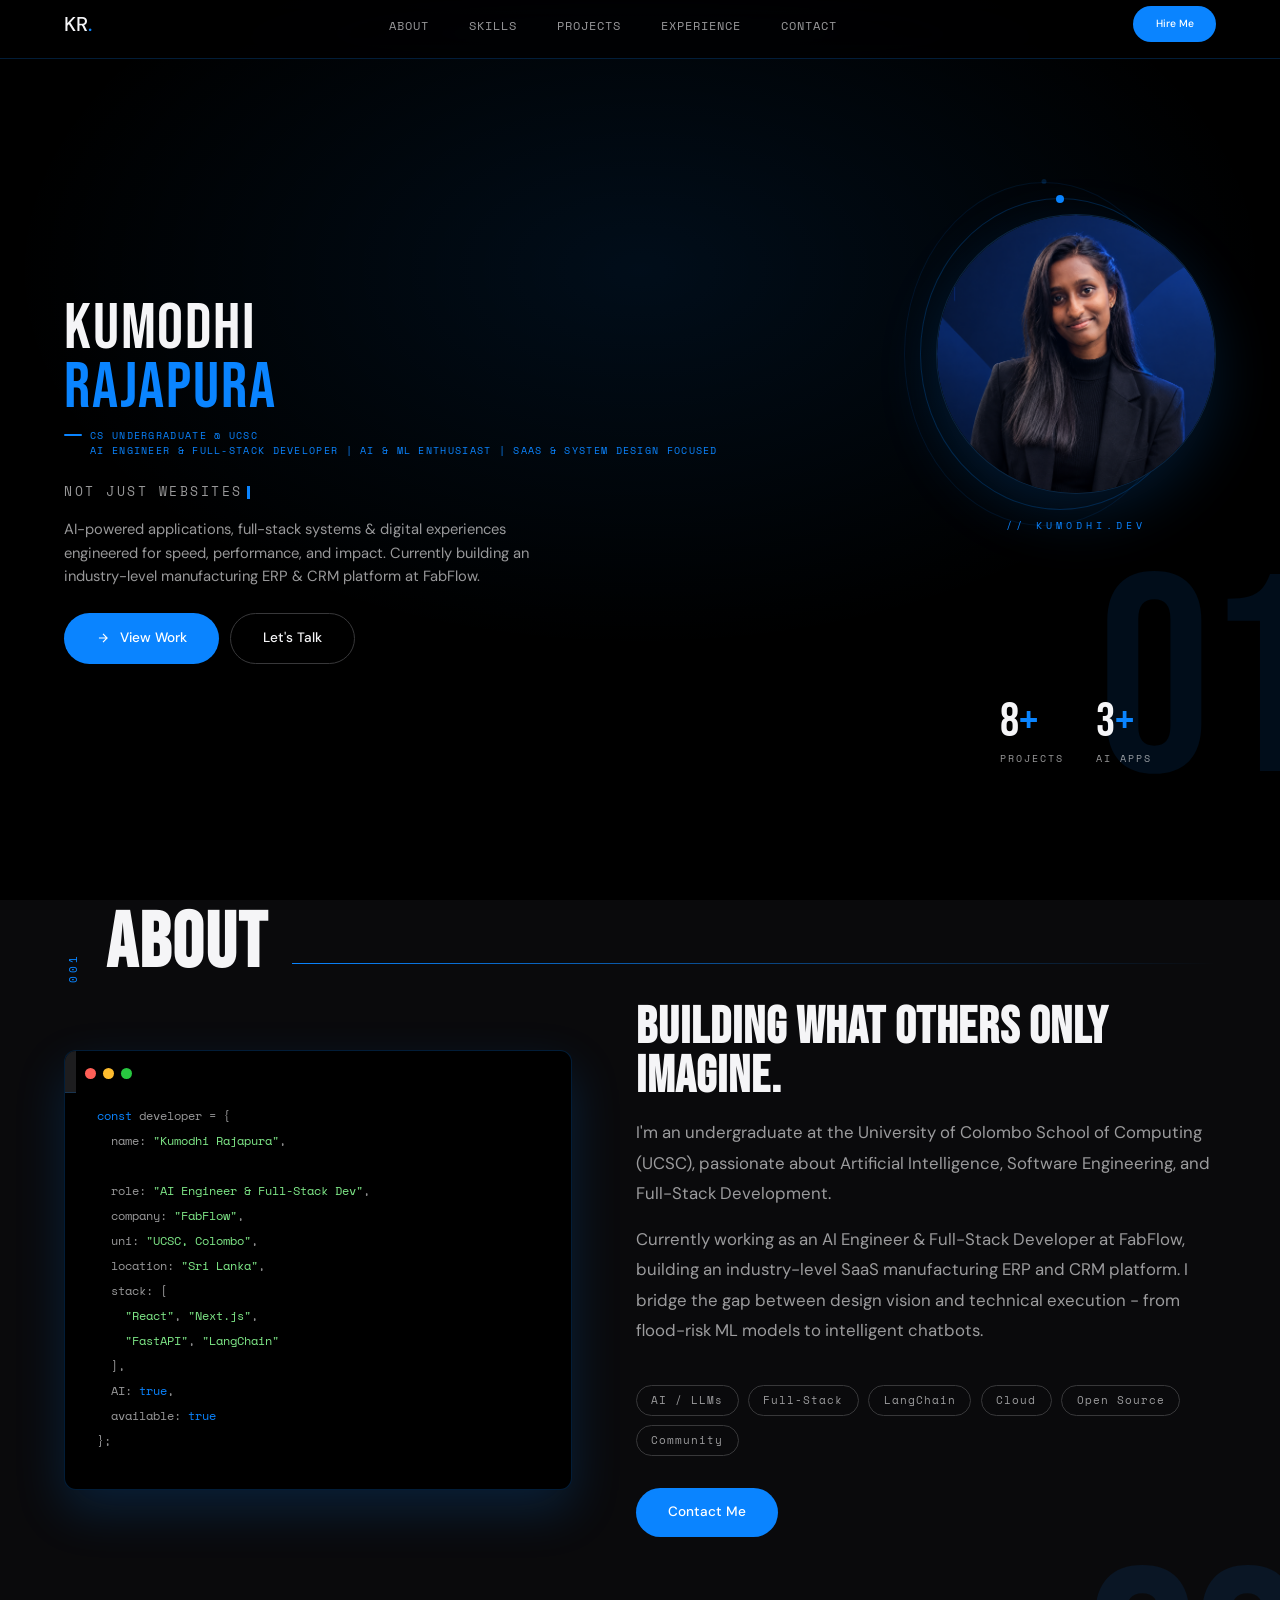
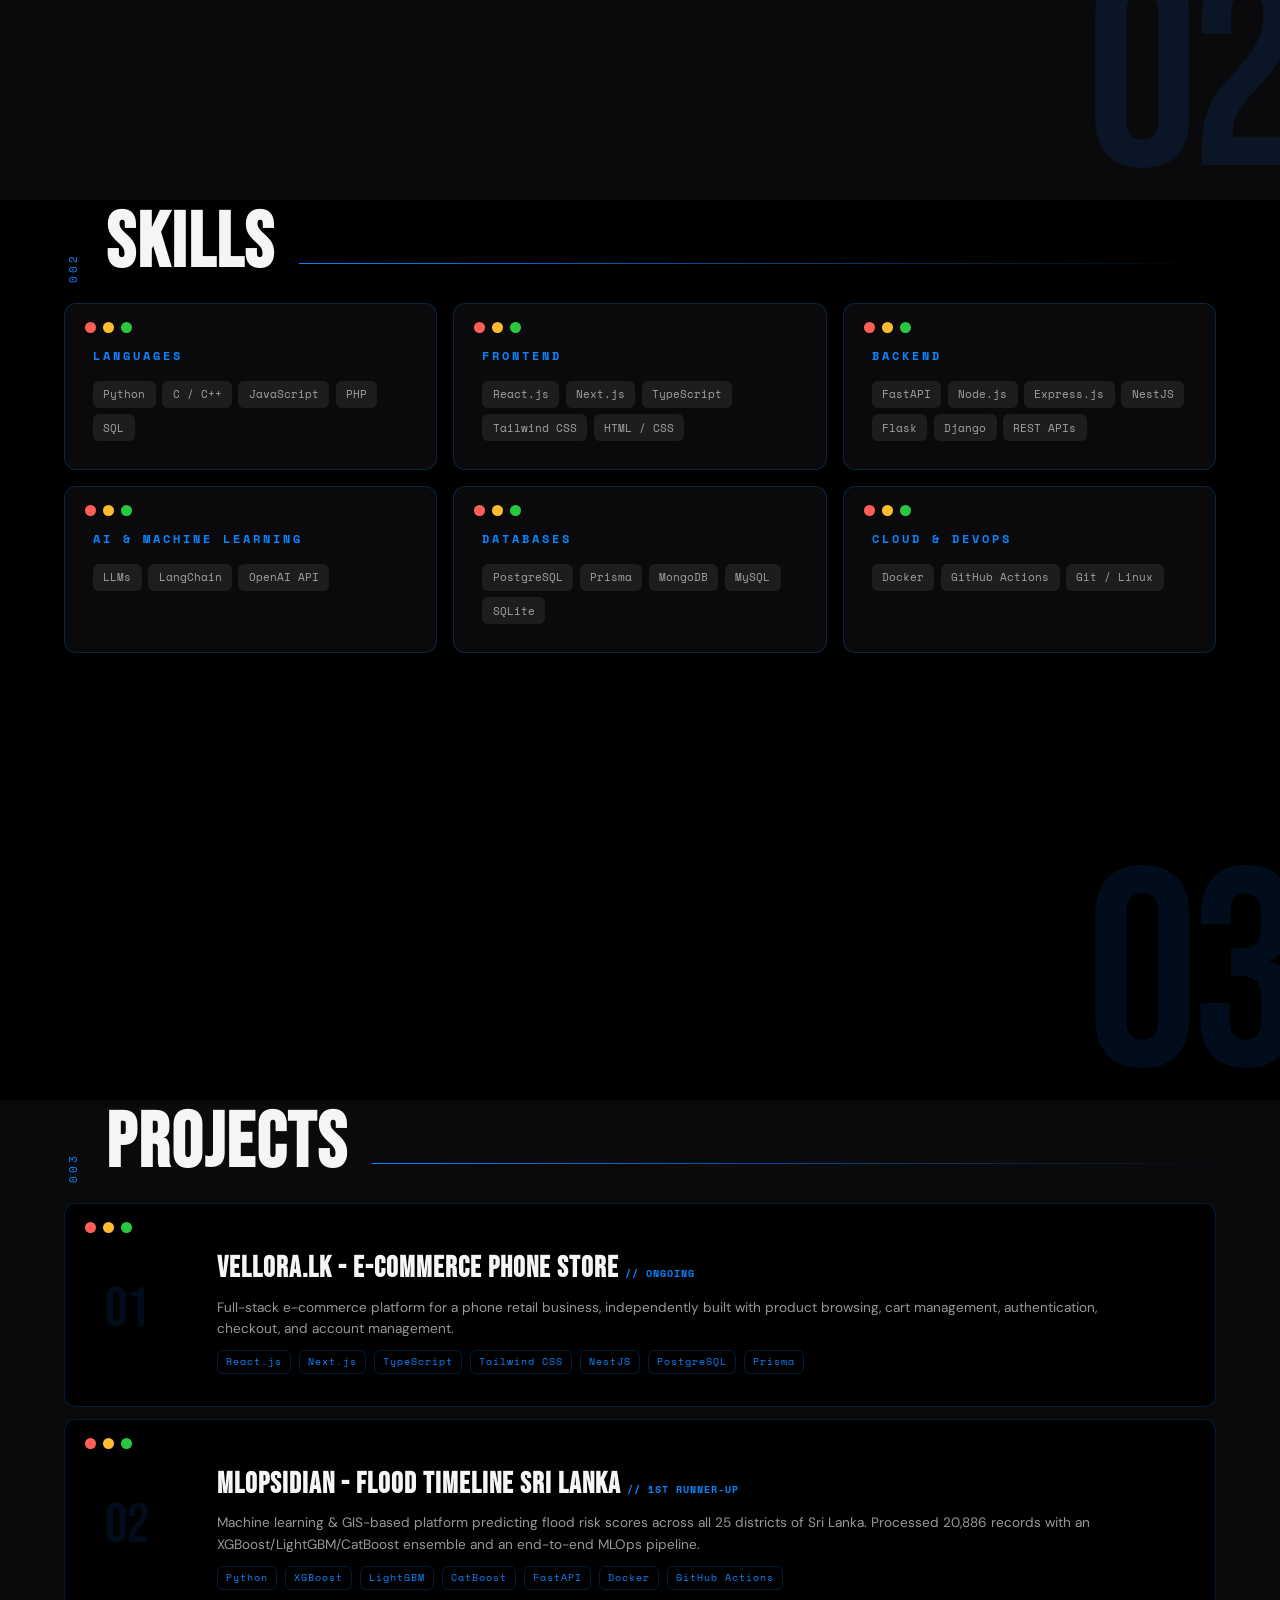
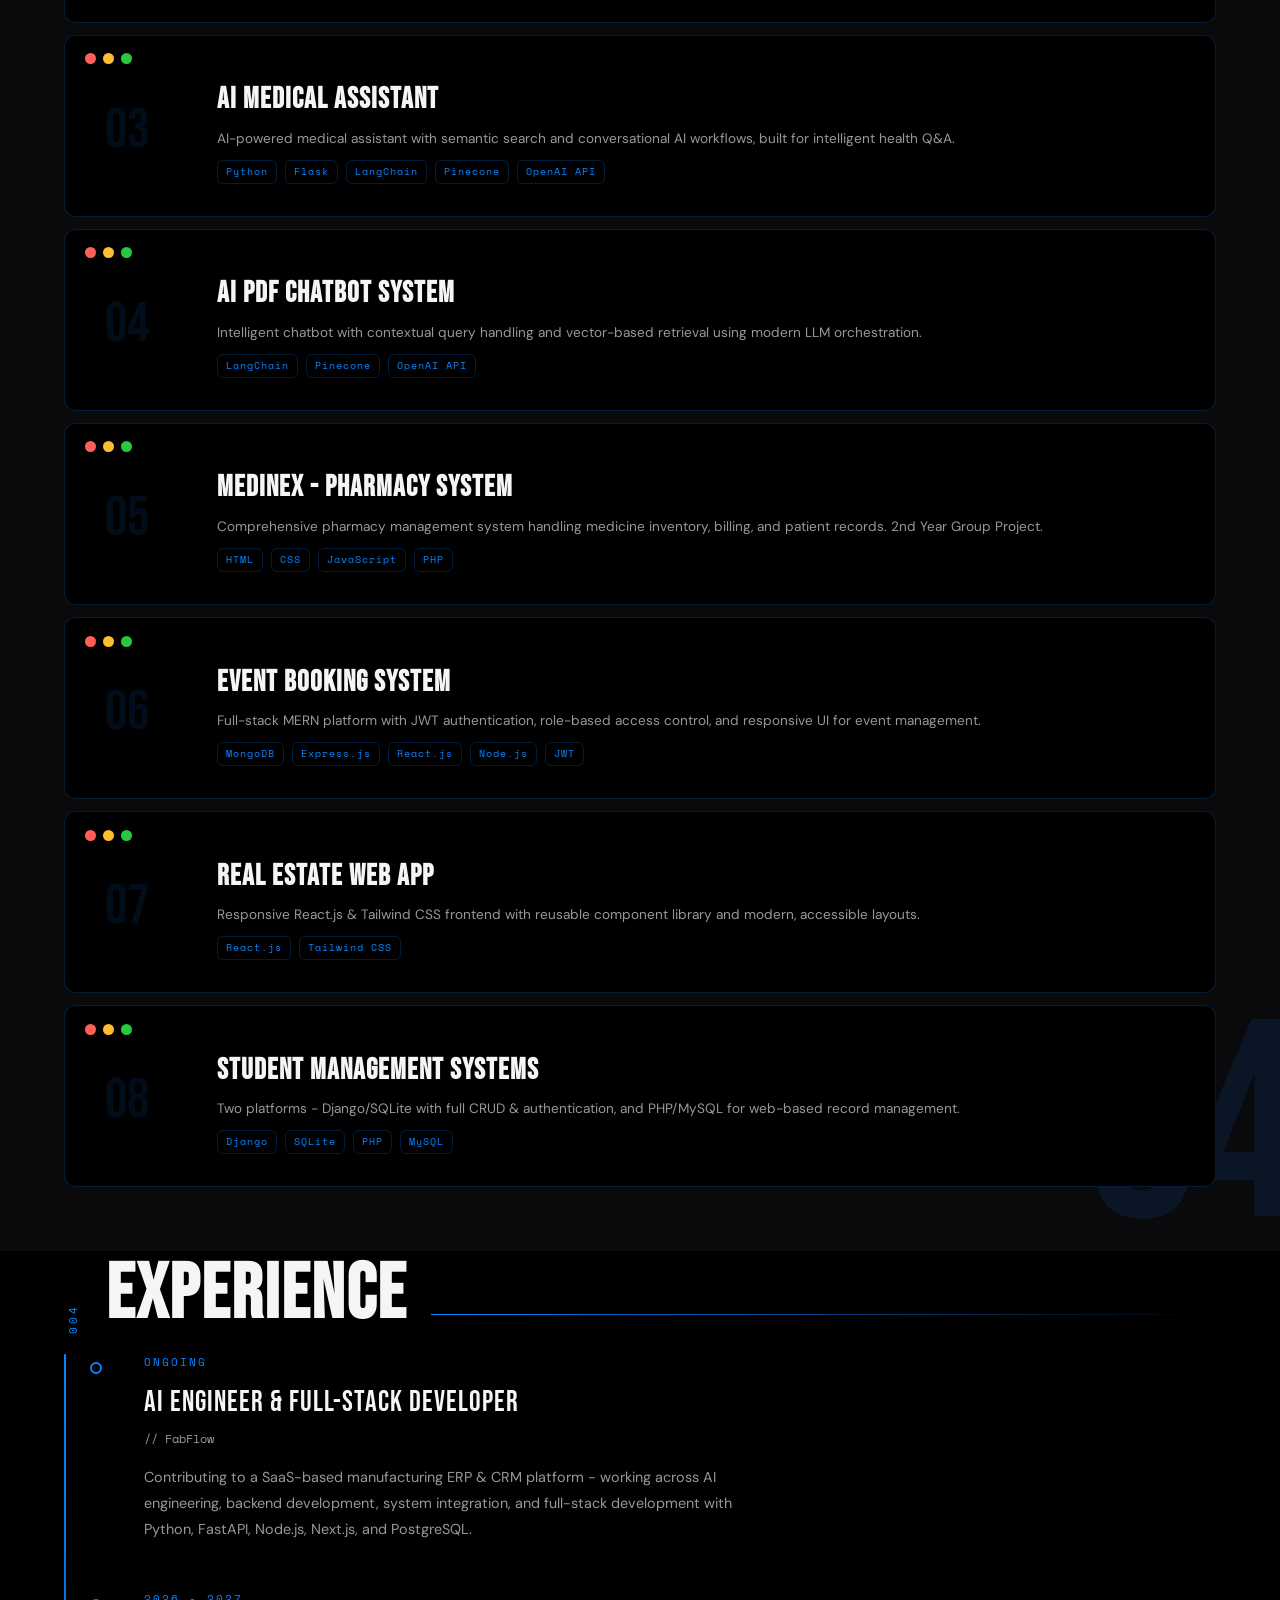
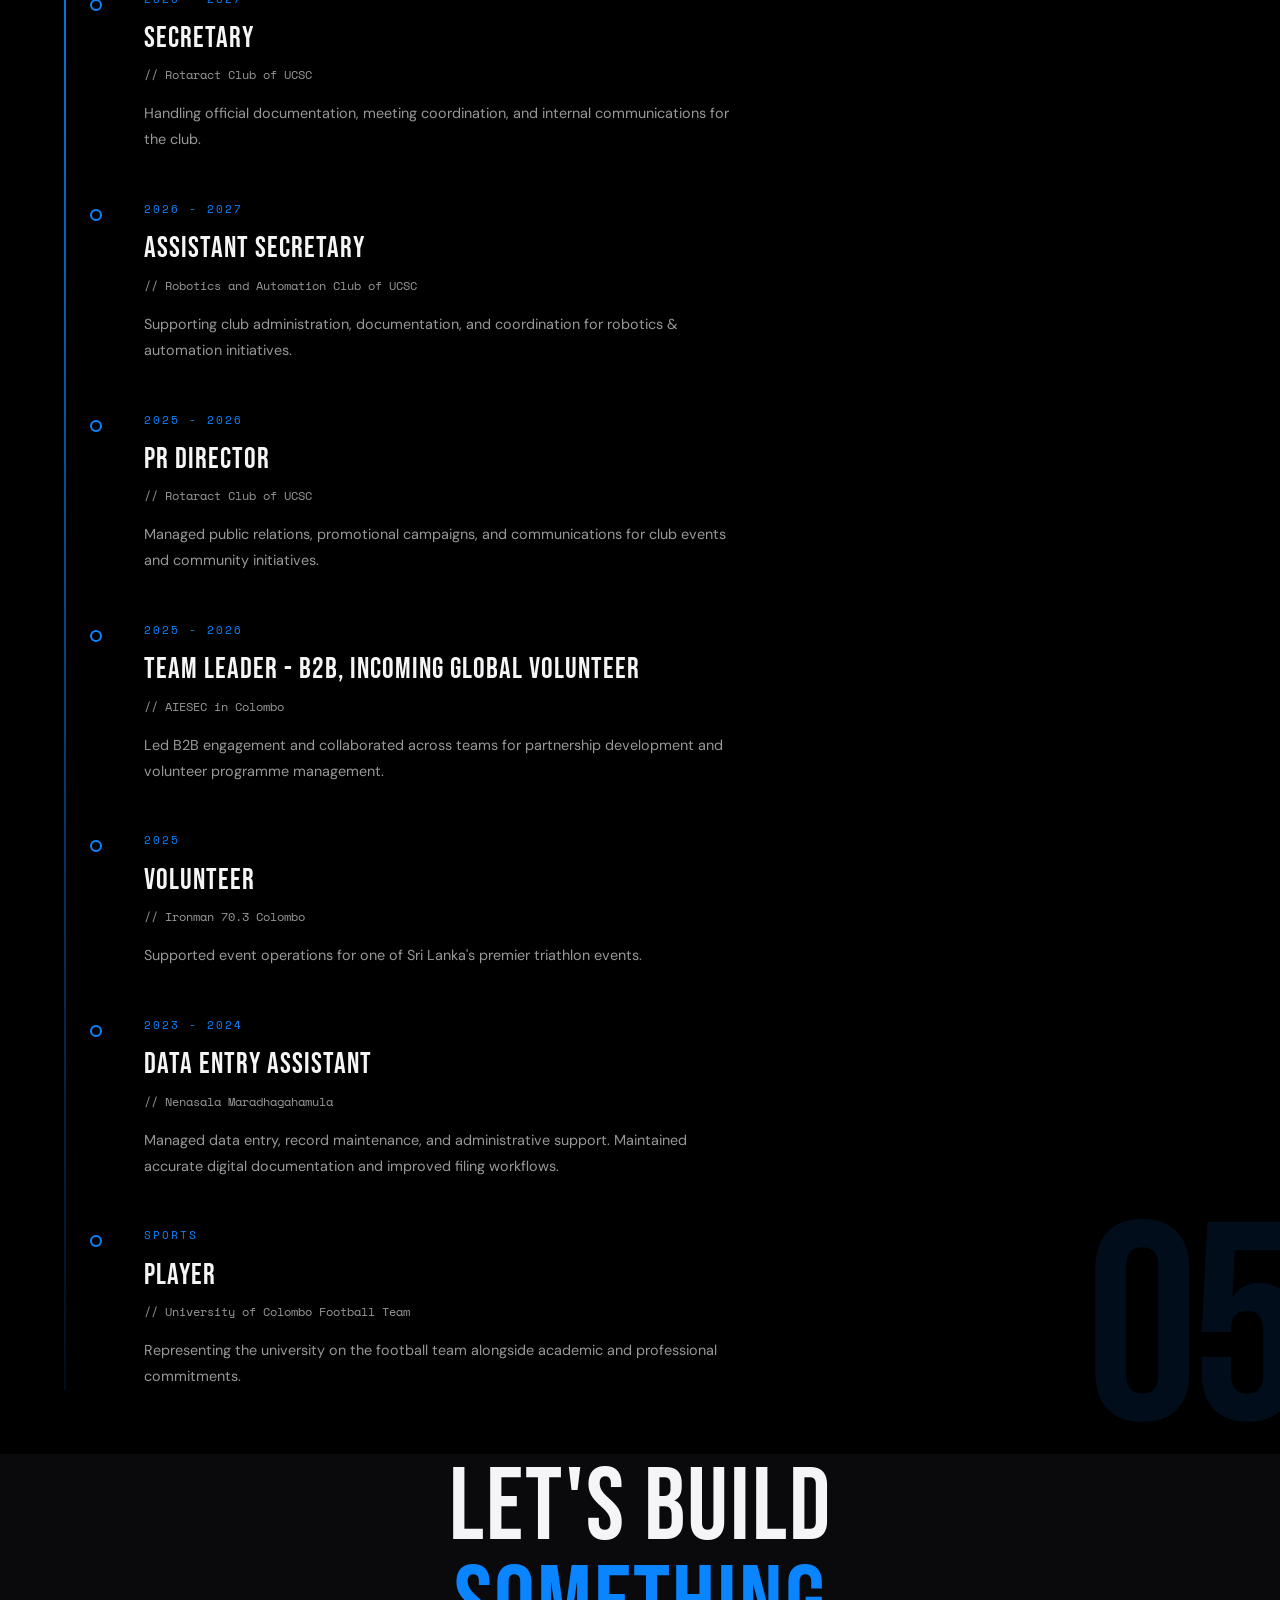
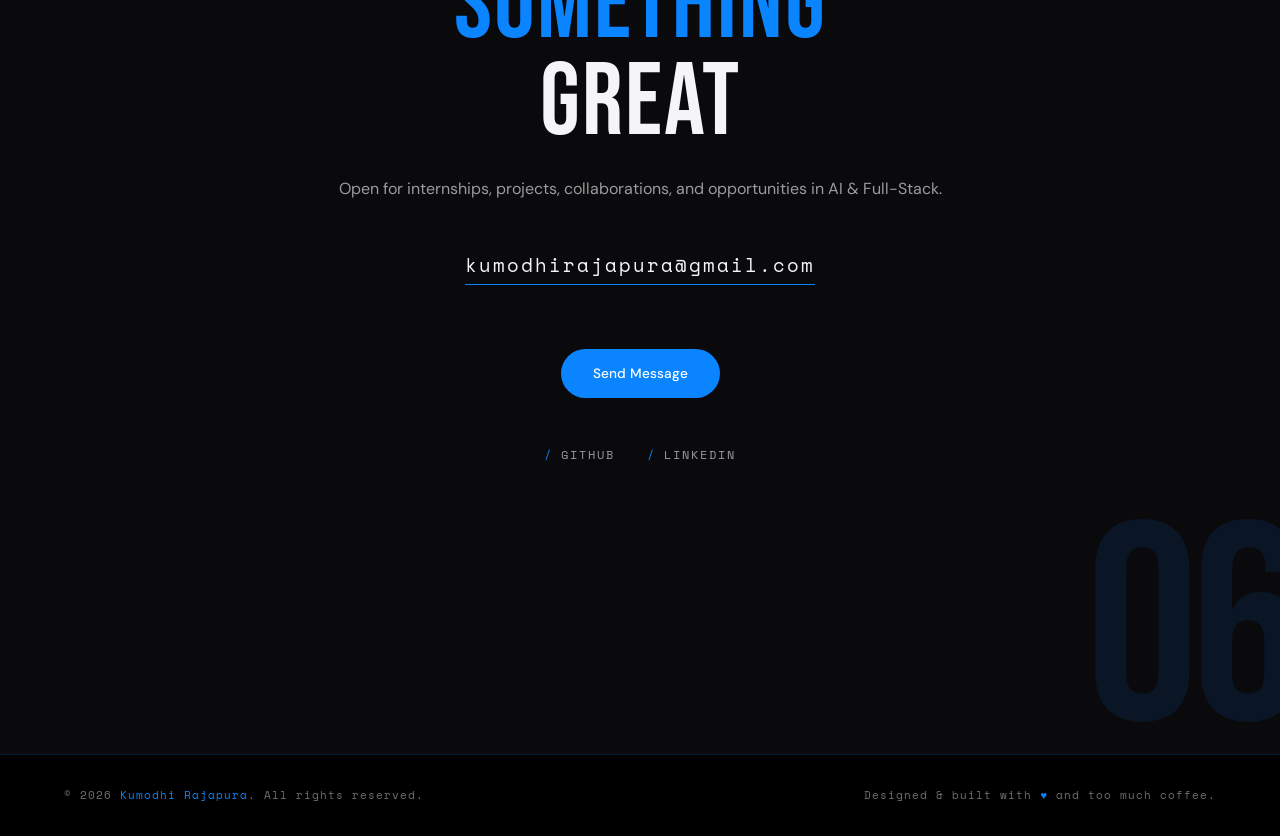
<file: index.html>
<!DOCTYPE html>
<html lang="en" data-theme="night">

<head>
  <meta charset="UTF-8">
  <meta name="viewport" content="width=device-width, initial-scale=1.0">
  <title>Kumodhi Rajapura</title>
  <link
    href="https://fonts.googleapis.com/css2?family=Space+Mono:ital,wght@0,400;0,700;1,400&family=Bebas+Neue&family=DM+Sans:wght@300;400;500&display=swap"
    rel="stylesheet">
  <link rel="stylesheet" href="styles.css">
</head>

<body>

  <div class="cursor" id="cursor"></div>
  <div class="cursor-ring" id="cursorRing"></div>

  <nav>
    <a href="#hero" class="nav-logo">KR<span>.</span></a>
    <ul class="nav-links">
      <li><a href="#about">About</a></li>
      <li><a href="#skills">Skills</a></li>
      <li><a href="#projects">Projects</a></li>
      <li><a href="#experience">Experience</a></li>
      <li><a href="#contact">Contact</a></li>
    </ul>
    <a href="#contact" class="btn-primary nav-hire" style="padding:0.6rem 1.4rem;font-size:0.65rem;">Hire Me</a>

    <button class="hamburger" id="hamburger" aria-label="Toggle menu">
      <span></span>
      <span></span>
      <span></span>
    </button>
  </nav>

  <div class="mobile-menu" id="mobileMenu">
    <div class="mobile-menu-items">
      <a href="#about" class="mobile-menu-item">
        <span>About</span><span class="mobile-menu-num">001</span>
      </a>
      <a href="#skills" class="mobile-menu-item">
        <span>Skills</span><span class="mobile-menu-num">002</span>
      </a>
      <a href="#projects" class="mobile-menu-item">
        <span>Projects</span><span class="mobile-menu-num">003</span>
      </a>
      <a href="#experience" class="mobile-menu-item">
        <span>Experience</span><span class="mobile-menu-num">004</span>
      </a>
      <a href="#contact" class="mobile-menu-item">
        <span>Contact</span><span class="mobile-menu-num">005</span>
      </a>
    </div>
    <div class="mobile-menu-divider"></div>
    <a href="#contact" class="mobile-menu-hire">Hire Me →</a>
  </div>

  <section id="hero">
    <div class="hero-bg-grid"></div>
    <div class="hero-number">01</div>

    <div class="hero-content">
      <div class="hero-name-wrap">
        <div class="hero-name-line">KUMODHI</div>
        <div class="hero-name-line accent">RAJAPURA</div>
      </div>

      <div class="hero-tag">CS Undergraduate @ UCSC <br> AI Engineer &amp; Full-Stack Developer | AI & ML
        Enthusiast | SaaS &amp; System Design Focused</div>

      <div class="hero-title">
        Not just websites<span class="cursor-blink"></span>
      </div>
      <p class="hero-desc">
        AI-powered applications, full-stack systems &amp; digital experiences
        engineered for speed, performance, and impact. Currently building an
        industry-level manufacturing ERP &amp; CRM platform at FabFlow.
      </p>
      <div class="hero-ctas">
        <a href="#projects" class="btn-primary">
          <svg width="14" height="14" viewBox="0 0 24 24" fill="none" stroke="currentColor" stroke-width="2">
            <path d="M5 12h14M12 5l7 7-7 7" />
          </svg>
          View Work
        </a>
        <a href="#contact" class="btn-outline">Let's Talk</a>
      </div>
    </div>

    <div class="hero-stats">
      <div class="stat">
        <div class="stat-num">8<span>+</span></div>
        <div class="stat-label">Projects</div>
      </div>
      <div class="stat">
        <div class="stat-num">3<span>+</span></div>
        <div class="stat-label">AI Apps</div>
      </div>
    </div>

    <div class="hero-photo-wrap" id="heroPhotoWrap">
      <div class="hero-photo-ring"></div>
      <div class="hero-photo-ring hero-photo-ring-2"></div>
      <div class="hero-photo-circle" id="photoCircle">
        <input type="file" id="photoUpload" accept="image/*" style="display:none;">
        <img id="photoImg" src="kumodhi.jpeg" alt="Kumodhi Rajapura"
          style="display:block;width:100%;height:100%;object-fit:cover;border-radius:50%;">
        <div class="hero-photo-placeholder" id="photoPlaceholder" style="display:none;">
          <svg width="40" height="40" viewBox="0 0 24 24" fill="none" stroke="currentColor" stroke-width="1.5"
            style="color:var(--accent);opacity:0.5;">
            <path d="M20 21v-2a4 4 0 0 0-4-4H8a4 4 0 0 0-4 4v2" />
            <circle cx="12" cy="7" r="4" />
          </svg>
          <span
            style="font-family:'Space Mono',monospace;font-size:0.6rem;letter-spacing:2px;color:var(--accent);opacity:0.5;text-transform:uppercase;margin-top:6px;">Click
            to Add Photo</span>
        </div>
      </div>
      <div class="hero-photo-label">// Kumodhi.dev</div>
    </div>
  </section>

  <section id="about">
    <div class="section-number">02</div>
    <div class="section-inner">
      <div class="section-header animate-in">
        <span class="section-tag">001</span>
        <h2 class="section-title">ABOUT</h2>
        <div class="section-line"></div>
      </div>
      <div class="about-grid">
        <div class="about-visual animate-in">
          <div class="about-frame">
            <div class="corner corner-tl"></div>
            <div class="corner corner-tr"></div>
            <div class="corner corner-bl"></div>
            <div class="corner corner-br"></div>
            <div class="about-inner">
              <div class="about-code">
                <div><span class="kw">const</span> developer = {</div>
                <div>&nbsp;&nbsp;name: <span class="str">"Kumodhi Rajapura"</span>,</div><br>
                <div>&nbsp;&nbsp;role: <span class="str">"AI Engineer & Full-Stack Dev"</span>,</div>
                <div>&nbsp;&nbsp;company: <span class="str">"FabFlow"</span>,</div>
                <div>&nbsp;&nbsp;uni: <span class="str">"UCSC, Colombo"</span>,</div>
                <div>&nbsp;&nbsp;location: <span class="str">"Sri Lanka"</span>,</div>
                <div>&nbsp;&nbsp;stack: [</div>
                <div>&nbsp;&nbsp;&nbsp;&nbsp;<span class="str">"React"</span>, <span class="str">"Next.js"</span>,</div>
                <div>&nbsp;&nbsp;&nbsp;&nbsp;<span class="str">"FastAPI"</span>, <span class="str">"LangChain"</span></div>
                <div>&nbsp;&nbsp;],</div>
                <div>&nbsp;&nbsp;AI: <span class="kw">true</span>,</div>
                <div>&nbsp;&nbsp;available: <span class="kw">true</span></div>
                <div>};</div>
              </div>
            </div>
          </div>
        </div>
        <div class="about-text animate-in">
          <h3>Building what others only imagine.</h3>
          <p>I'm an undergraduate at the University of Colombo School of Computing (UCSC), passionate about Artificial
            Intelligence, Software Engineering, and Full-Stack Development.</p>
          <p>Currently working as an AI Engineer &amp; Full-Stack Developer at FabFlow, building an industry-level SaaS
            manufacturing ERP and CRM platform. I bridge the gap between design vision and technical execution -
            from flood-risk ML models to intelligent chatbots.</p>
          <div class="about-pills">
            <span class="pill">AI / LLMs</span>
            <span class="pill">Full-Stack</span>
            <span class="pill">LangChain</span>
            <span class="pill">Cloud</span>
            <span class="pill">Open Source</span>
            <span class="pill">Community</span>
          </div>
          <div style="margin-top:2rem;">
            <a href="mailto:kumodhirajapura@gmail.com" class="btn-primary" style="display:inline-flex;">Contact Me</a>
          </div>
        </div>
      </div>
    </div>
  </section>

  <section id="skills">
    <div class="section-number">03</div>
    <div class="section-inner">
      <div class="section-header animate-in">
        <span class="section-tag">002</span>
        <h2 class="section-title">SKILLS</h2>
        <div class="section-line"></div>
      </div>
      <div class="skills-grid">
        <div class="skill-card animate-in">
          <div class="skill-card-num"></div>
          <h3>Languages</h3>
          <div class="skill-tags">
            <span class="skill-tag">Python</span>
            <span class="skill-tag">C / C++</span>
            <span class="skill-tag">JavaScript</span>
            <span class="skill-tag">PHP</span>
            <span class="skill-tag">SQL</span>
          </div>
        </div>
        <div class="skill-card animate-in">
          <div class="skill-card-num"></div>
          <h3>Frontend</h3>
          <div class="skill-tags">
            <span class="skill-tag">React.js</span>
            <span class="skill-tag">Next.js</span>
            <span class="skill-tag">TypeScript</span>
            <span class="skill-tag">Tailwind CSS</span>
            <span class="skill-tag">HTML / CSS</span>
          </div>
        </div>
        <div class="skill-card animate-in">
          <div class="skill-card-num"></div>
          <h3>Backend</h3>
          <div class="skill-tags">
            <span class="skill-tag">FastAPI</span>
            <span class="skill-tag">Node.js</span>
            <span class="skill-tag">Express.js</span>
            <span class="skill-tag">NestJS</span>
            <span class="skill-tag">Flask</span>
            <span class="skill-tag">Django</span>
            <span class="skill-tag">REST APIs</span>
          </div>
        </div>
        <div class="skill-card animate-in">
          <div class="skill-card-num"></div>
          <h3>AI &amp; Machine Learning</h3>
          <div class="skill-tags">
            <span class="skill-tag">LLMs</span>
            <span class="skill-tag">LangChain</span>
            <span class="skill-tag">OpenAI API</span>
          </div>
        </div>
        <div class="skill-card animate-in">
          <div class="skill-card-num"></div>
          <h3>Databases</h3>
          <div class="skill-tags">
            <span class="skill-tag">PostgreSQL</span>
            <span class="skill-tag">Prisma</span>
            <span class="skill-tag">MongoDB</span>
            <span class="skill-tag">MySQL</span>
            <span class="skill-tag">SQLite</span>
          </div>
        </div>
        <div class="skill-card animate-in">
          <div class="skill-card-num"></div>
          <h3>Cloud &amp; DevOps</h3>
          <div class="skill-tags">
            <span class="skill-tag">Docker</span>
            <span class="skill-tag">GitHub Actions</span>
            <span class="skill-tag">Git / Linux</span>
          </div>
        </div>
      </div>
    </div>
  </section>

  <section id="projects">
    <div class="section-number">04</div>
    <div class="section-inner">
      <div class="section-header animate-in">
        <span class="section-tag">003</span>
        <h2 class="section-title">PROJECTS</h2>
        <div class="section-line"></div>
      </div>
      <div class="projects-list">
        <div class="project-item animate-in">
          <div class="project-num">01</div>
          <div class="project-info">
            <h3>Vellora.lk - E-Commerce Phone Store <span style="color:var(--accent);font-family:'Space Mono',monospace;font-size:0.65rem;letter-spacing:1px;">// ONGOING</span></h3>
            <p>Full-stack e-commerce platform for a phone retail business, independently built with product browsing,
              cart management, authentication, checkout, and account management.</p>
            <div class="project-techs">
              <span class="project-tech">React.js</span>
              <span class="project-tech">Next.js</span>
              <span class="project-tech">TypeScript</span>
              <span class="project-tech">Tailwind CSS</span>
              <span class="project-tech">NestJS</span>
              <span class="project-tech">PostgreSQL</span>
              <span class="project-tech">Prisma</span>
            </div>
          </div>
          <div class="project-arrow">→</div>
        </div>
        <div class="project-item animate-in">
          <div class="project-num">02</div>
          <div class="project-info">
            <h3>MLOpsidian - Flood Timeline Sri Lanka <span style="color:var(--accent);font-family:'Space Mono',monospace;font-size:0.65rem;letter-spacing:1px;">// 1ST RUNNER-UP</span></h3>
            <p>Machine learning &amp; GIS-based platform predicting flood risk scores across all 25 districts of Sri
              Lanka. Processed 20,886 records with an XGBoost/LightGBM/CatBoost ensemble and an end-to-end MLOps
              pipeline.</p>
            <div class="project-techs">
              <span class="project-tech">Python</span>
              <span class="project-tech">XGBoost</span>
              <span class="project-tech">LightGBM</span>
              <span class="project-tech">CatBoost</span>
              <span class="project-tech">FastAPI</span>
              <span class="project-tech">Docker</span>
              <span class="project-tech">GitHub Actions</span>
            </div>
          </div>
          <div class="project-arrow">→</div>
        </div>
        <div class="project-item animate-in">
          <div class="project-num">03</div>
          <div class="project-info">
            <h3>AI Medical Assistant</h3>
            <p>AI-powered medical assistant with semantic search and conversational AI workflows, built for intelligent
              health Q&amp;A.</p>
            <div class="project-techs">
              <span class="project-tech">Python</span>
              <span class="project-tech">Flask</span>
              <span class="project-tech">LangChain</span>
              <span class="project-tech">Pinecone</span>
              <span class="project-tech">OpenAI API</span>
            </div>
          </div>
          <div class="project-arrow">→</div>
        </div>
        <div class="project-item animate-in">
          <div class="project-num">04</div>
          <div class="project-info">
            <h3>AI PDF Chatbot System</h3>
            <p>Intelligent chatbot with contextual query handling and vector-based retrieval using modern LLM
              orchestration.</p>
            <div class="project-techs">
              <span class="project-tech">LangChain</span>
              <span class="project-tech">Pinecone</span>
              <span class="project-tech">OpenAI API</span>
            </div>
          </div>
          <div class="project-arrow">→</div>
        </div>
        <div class="project-item animate-in">
          <div class="project-num">05</div>
          <div class="project-info">
            <h3>Medinex - Pharmacy System</h3>
            <p>Comprehensive pharmacy management system handling medicine inventory, billing, and patient records. 2nd
              Year Group Project.</p>
            <div class="project-techs">
              <span class="project-tech">HTML</span>
              <span class="project-tech">CSS</span>
              <span class="project-tech">JavaScript</span>
              <span class="project-tech">PHP</span>
            </div>
          </div>
          <div class="project-arrow">→</div>
        </div>
        <div class="project-item animate-in">
          <div class="project-num">06</div>
          <div class="project-info">
            <h3>Event Booking System</h3>
            <p>Full-stack MERN platform with JWT authentication, role-based access control, and responsive UI for event
              management.</p>
            <div class="project-techs">
              <span class="project-tech">MongoDB</span>
              <span class="project-tech">Express.js</span>
              <span class="project-tech">React.js</span>
              <span class="project-tech">Node.js</span>
              <span class="project-tech">JWT</span>
            </div>
          </div>
          <div class="project-arrow">→</div>
        </div>
        <div class="project-item animate-in">
          <div class="project-num">07</div>
          <div class="project-info">
            <h3>Real Estate Web App</h3>
            <p>Responsive React.js &amp; Tailwind CSS frontend with reusable component library and modern, accessible
              layouts.</p>
            <div class="project-techs">
              <span class="project-tech">React.js</span>
              <span class="project-tech">Tailwind CSS</span>
            </div>
          </div>
          <div class="project-arrow">→</div>
        </div>
        <div class="project-item animate-in">
          <div class="project-num">08</div>
          <div class="project-info">
            <h3>Student Management Systems</h3>
            <p>Two platforms - Django/SQLite with full CRUD &amp; authentication, and PHP/MySQL for web-based record
              management.</p>
            <div class="project-techs">
              <span class="project-tech">Django</span>
              <span class="project-tech">SQLite</span>
              <span class="project-tech">PHP</span>
              <span class="project-tech">MySQL</span>
            </div>
          </div>
          <div class="project-arrow">→</div>
        </div>
      </div>
    </div>
  </section>

  <section id="experience">
    <div class="section-number">05</div>
    <div class="section-inner">
      <div class="section-header animate-in">
        <span class="section-tag">004</span>
        <h2 class="section-title">EXPERIENCE</h2>
        <div class="section-line"></div>
      </div>
      <div class="exp-timeline">
        <div class="exp-item animate-in">
          <div class="exp-year">Ongoing</div>
          <div class="exp-role">AI Engineer &amp; Full-Stack Developer</div>
          <div class="exp-company">// FabFlow</div>
          <p class="exp-desc">Contributing to a SaaS-based manufacturing ERP &amp; CRM platform - working across AI
            engineering, backend development, system integration, and full-stack development with Python, FastAPI,
            Node.js, Next.js, and PostgreSQL.</p>
        </div>
        <div class="exp-item animate-in">
          <div class="exp-year">2026 - 2027</div>
          <div class="exp-role">Secretary</div>
          <div class="exp-company">// Rotaract Club of UCSC</div>
          <p class="exp-desc">Handling official documentation, meeting coordination, and internal communications for the
            club.</p>
        </div>
        <div class="exp-item animate-in">
          <div class="exp-year">2026 - 2027</div>
          <div class="exp-role">Assistant Secretary</div>
          <div class="exp-company">// Robotics and Automation Club of UCSC</div>
          <p class="exp-desc">Supporting club administration, documentation, and coordination for robotics &amp;
            automation initiatives.</p>
        </div>
        <div class="exp-item animate-in">
          <div class="exp-year">2025 - 2026</div>
          <div class="exp-role">PR Director</div>
          <div class="exp-company">// Rotaract Club of UCSC</div>
          <p class="exp-desc">Managed public relations, promotional campaigns, and communications for club events and
            community initiatives.</p>
        </div>
        <div class="exp-item animate-in">
          <div class="exp-year">2025 - 2026</div>
          <div class="exp-role">Team Leader - B2B, Incoming Global Volunteer</div>
          <div class="exp-company">// AIESEC in Colombo</div>
          <p class="exp-desc">Led B2B engagement and collaborated across teams for partnership development and volunteer
            programme management.</p>
        </div>
        <div class="exp-item animate-in">
          <div class="exp-year">2025</div>
          <div class="exp-role">Volunteer</div>
          <div class="exp-company">// Ironman 70.3 Colombo</div>
          <p class="exp-desc">Supported event operations for one of Sri Lanka's premier triathlon events.</p>
        </div>
        <div class="exp-item animate-in">
          <div class="exp-year">2023 - 2024</div>
          <div class="exp-role">Data Entry Assistant</div>
          <div class="exp-company">// Nenasala Maradhagahamula</div>
          <p class="exp-desc">Managed data entry, record maintenance, and administrative support. Maintained accurate
            digital documentation and improved filing workflows.</p>
        </div>
        <div class="exp-item animate-in">
          <div class="exp-year">Sports</div>
          <div class="exp-role">Player</div>
          <div class="exp-company">// University of Colombo Football Team</div>
          <p class="exp-desc">Representing the university on the football team alongside academic and professional
            commitments.</p>
        </div>
      </div>
    </div>
  </section>

  <section id="contact">
    <div class="section-number">06</div>
    <div class="section-inner" style="display:flex;flex-direction:column;align-items:center;">
      <div class="contact-inner animate-in">
        <div class="contact-headline">
          LET'S BUILD<br><span>SOMETHING</span><br>GREAT
        </div>
        <p class="contact-sub">Open for internships, projects, collaborations, and opportunities in AI &amp; Full-Stack.
        </p>
        <a href="mailto:kumodhirajapura@gmail.com" class="contact-email">kumodhirajapura@gmail.com</a>
        <div style="margin-top:1rem;">
          <a href="mailto:kumodhirajapura@gmail.com" class="btn-primary" style="margin:0 auto;">Send Message</a>
        </div>
        <div class="social-links">
          <a href="https://github.com/KumodhiRajapura" target="_blank" class="social-link">GitHub</a>
          <a href="https://www.linkedin.com/in/kumodhi-rajapura-668131338" target="_blank" class="social-link">LinkedIn</a>
        </div>
      </div>
    </div>
  </section>

  <footer>
    <p>© 2026 <span>Kumodhi Rajapura</span>. All rights reserved.</p>
    <p>Designed &amp; built with <span>♥</span> and too much coffee.</p>
  </footer>

  <script>
    const cursor = document.getElementById('cursor');
    const ring = document.getElementById('cursorRing');
    let mx = 0, my = 0, rx = 0, ry = 0;

    document.addEventListener('mousemove', e => {
      mx = e.clientX; my = e.clientY;
      cursor.style.transform = `translate(${mx - 6}px, ${my - 6}px)`;
    });

    function animateRing() {
      rx += (mx - rx - 18) * 0.12;
      ry += (my - ry - 18) * 0.12;
      ring.style.transform = `translate(${rx}px, ${ry}px)`;
      requestAnimationFrame(animateRing);
    }
    animateRing();

    document.querySelectorAll('a, button, .project-item, .skill-card').forEach(el => {
      el.addEventListener('mouseenter', () => {
        ring.style.width = '60px';
        ring.style.height = '60px';
        ring.style.opacity = '0.8';
      });
      el.addEventListener('mouseleave', () => {
        ring.style.width = '36px';
        ring.style.height = '36px';
        ring.style.opacity = '0.5';
      });
    });

    const observer = new IntersectionObserver(entries => {
      entries.forEach((entry, i) => {
        if (entry.isIntersecting) {
          setTimeout(() => entry.target.classList.add('visible'), i * 80);
        }
      });
    }, { threshold: 0.1 });

    document.querySelectorAll('.animate-in').forEach(el => observer.observe(el));

    const sections = document.querySelectorAll('section[id]');
    const navLinks = document.querySelectorAll('.nav-links a');

    function scrollToSection(targetId) {
      const target = document.querySelector(targetId);
      if (!target) return;
      const nav = document.querySelector('nav');
      const navHeight = nav ? nav.offsetHeight : 80;
      const header = target.querySelector('.section-header') || target;
      const top = header.getBoundingClientRect().top + window.scrollY - navHeight - 12;
      window.scrollTo({ top, behavior: 'smooth', block: 'start' });
    }

    navLinks.forEach(link => {
      link.addEventListener('click', (event) => {
        const href = link.getAttribute('href');
        if (!href || !href.startsWith('#')) return;
        const targetId = href;
        event.preventDefault();
        scrollToSection(targetId);
      });
    });

    window.addEventListener('scroll', () => {
      let current = '';
      sections.forEach(s => {
        if (window.scrollY >= s.offsetTop - 200) current = s.id;
      });
      navLinks.forEach(a => {
        a.style.color = a.getAttribute('href') === '#' + current ? 'var(--accent)' : '';
      });
    });

    const hamburger = document.getElementById('hamburger');
    const mobileMenu = document.getElementById('mobileMenu');

    hamburger.addEventListener('click', () => {
      hamburger.classList.toggle('open');
      mobileMenu.classList.toggle('open');
      document.body.style.overflow = mobileMenu.classList.contains('open') ? 'hidden' : '';
    });

    document.querySelectorAll('.mobile-menu-item, .mobile-menu-hire').forEach(link => {
      link.addEventListener('click', (e) => {
        const href = link.getAttribute('href');
        if (href && href.startsWith('#')) {
          e.preventDefault();
          hamburger.classList.remove('open');
          mobileMenu.classList.remove('open');
          document.body.style.overflow = '';
          setTimeout(() => {
            scrollToSection(href);
          }, 380);
        } else {
          hamburger.classList.remove('open');
          mobileMenu.classList.remove('open');
          document.body.style.overflow = '';
        }
      });
    });
  </script>
</body>

</html>
</file>
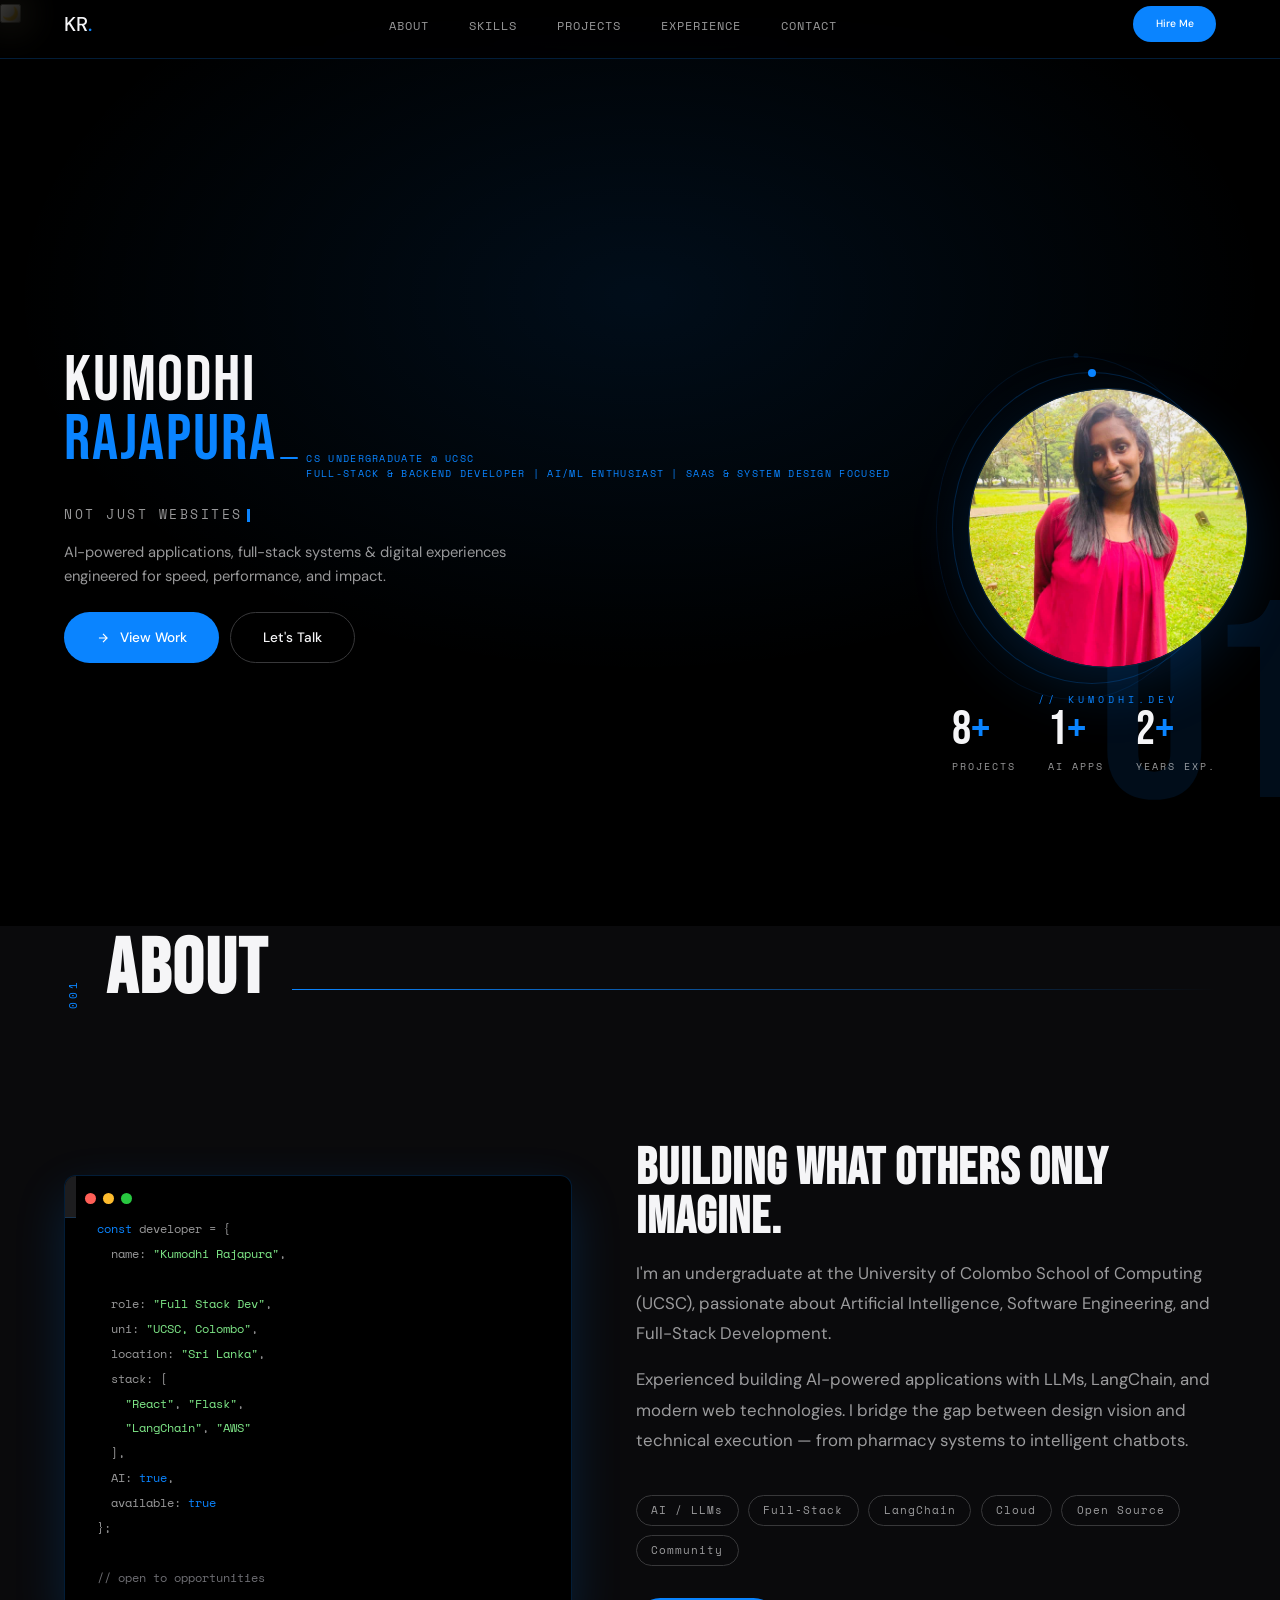
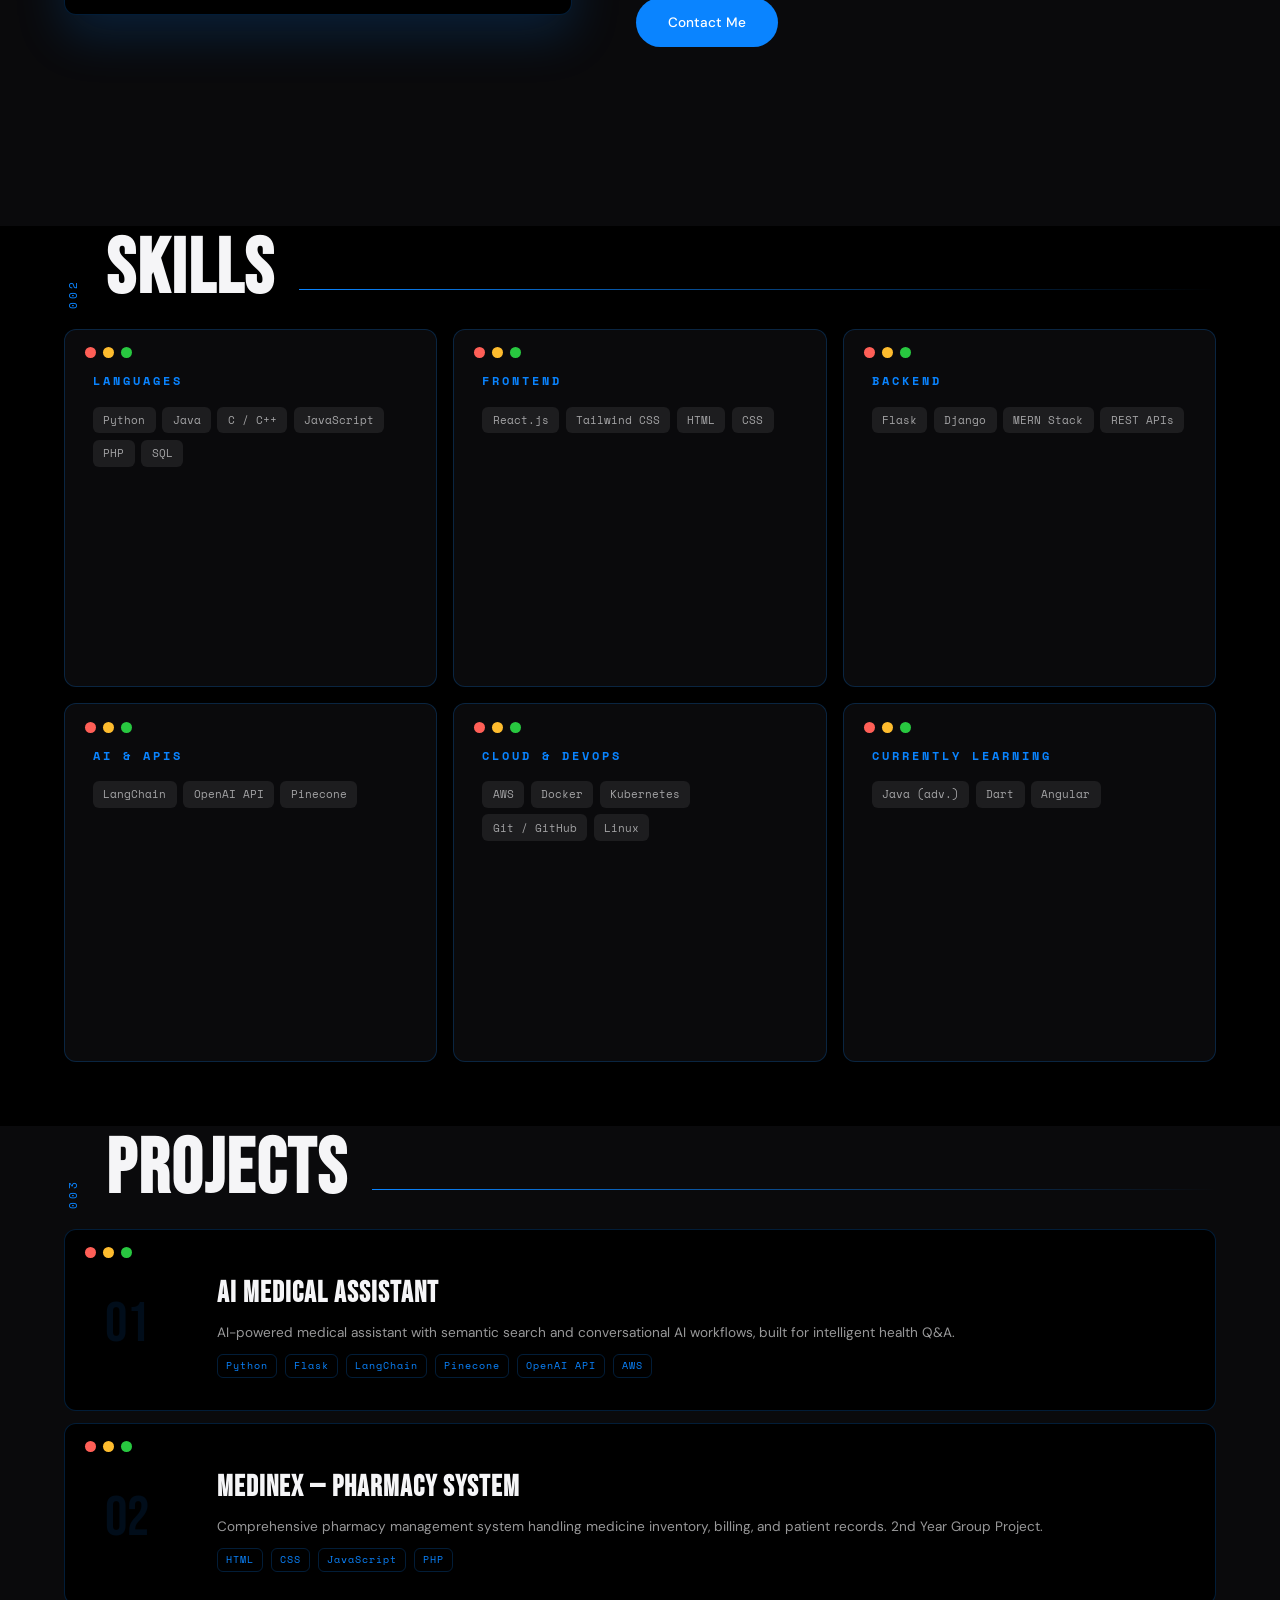
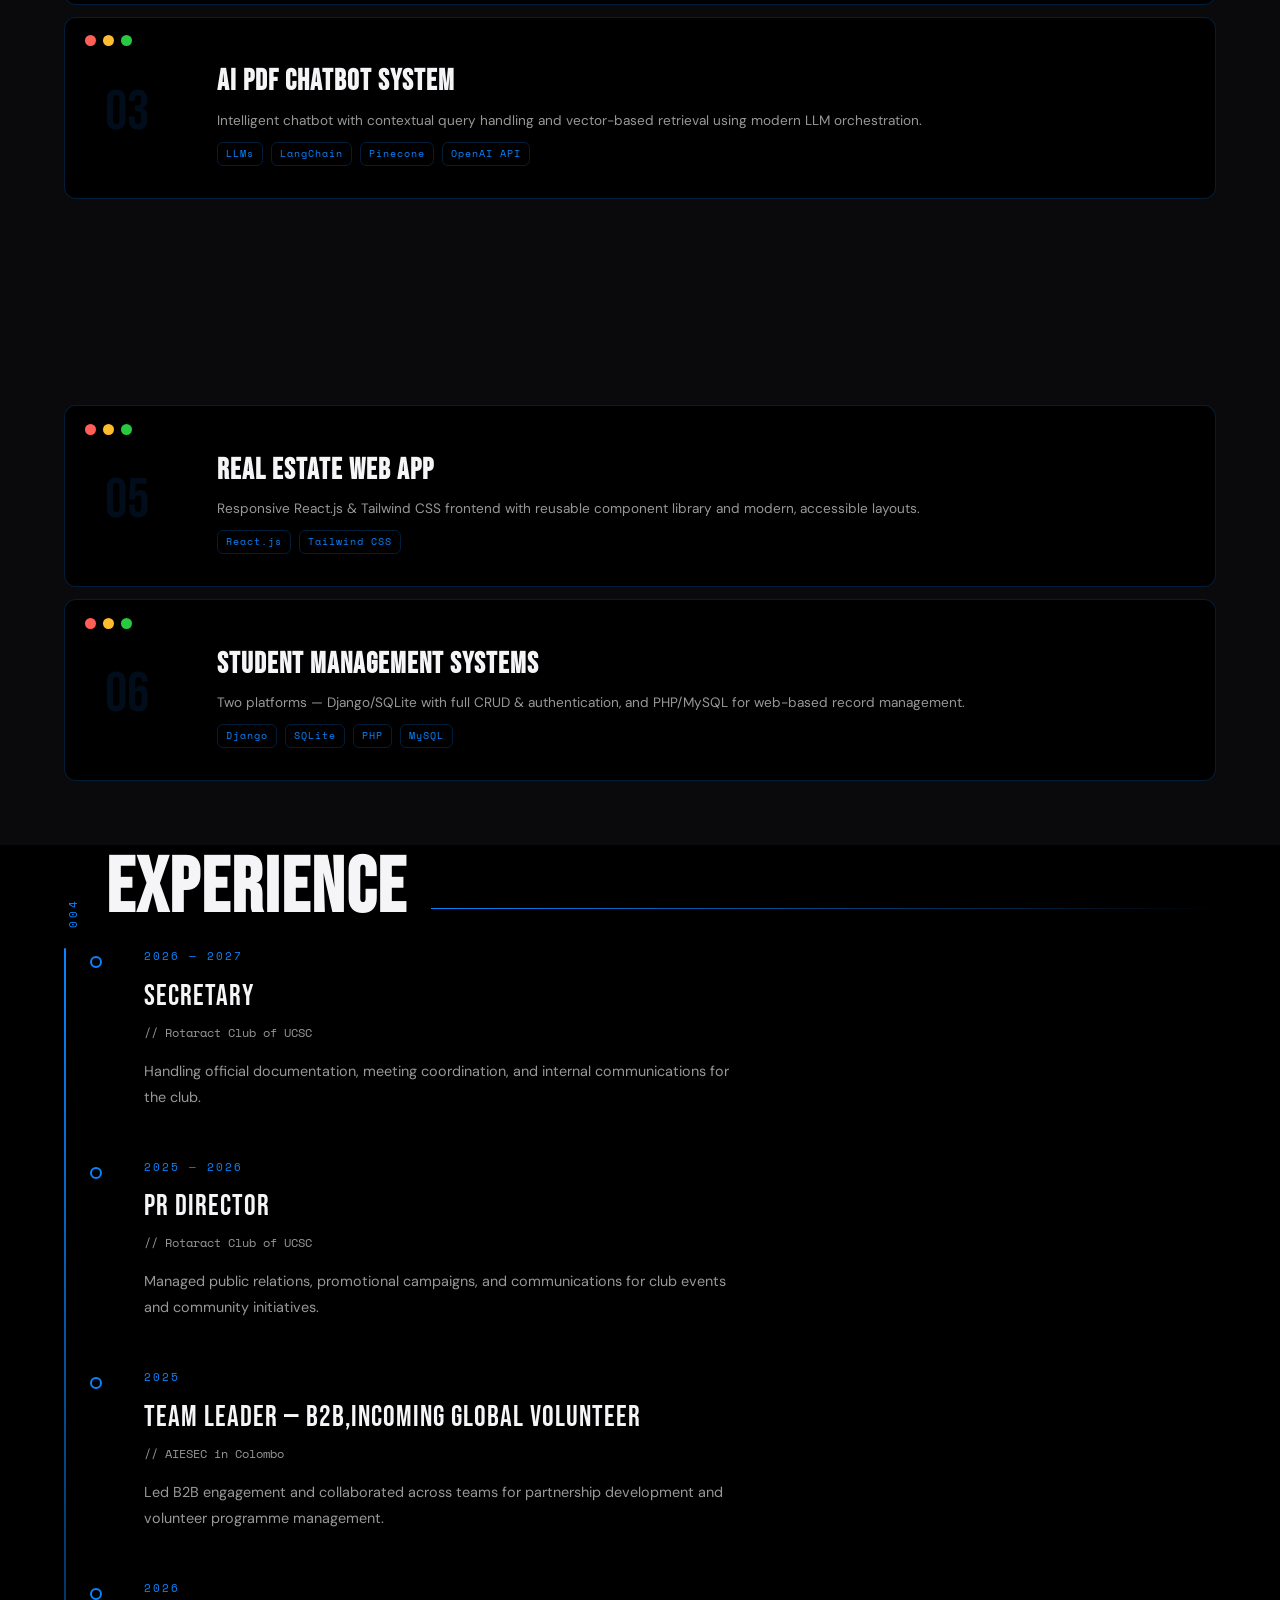
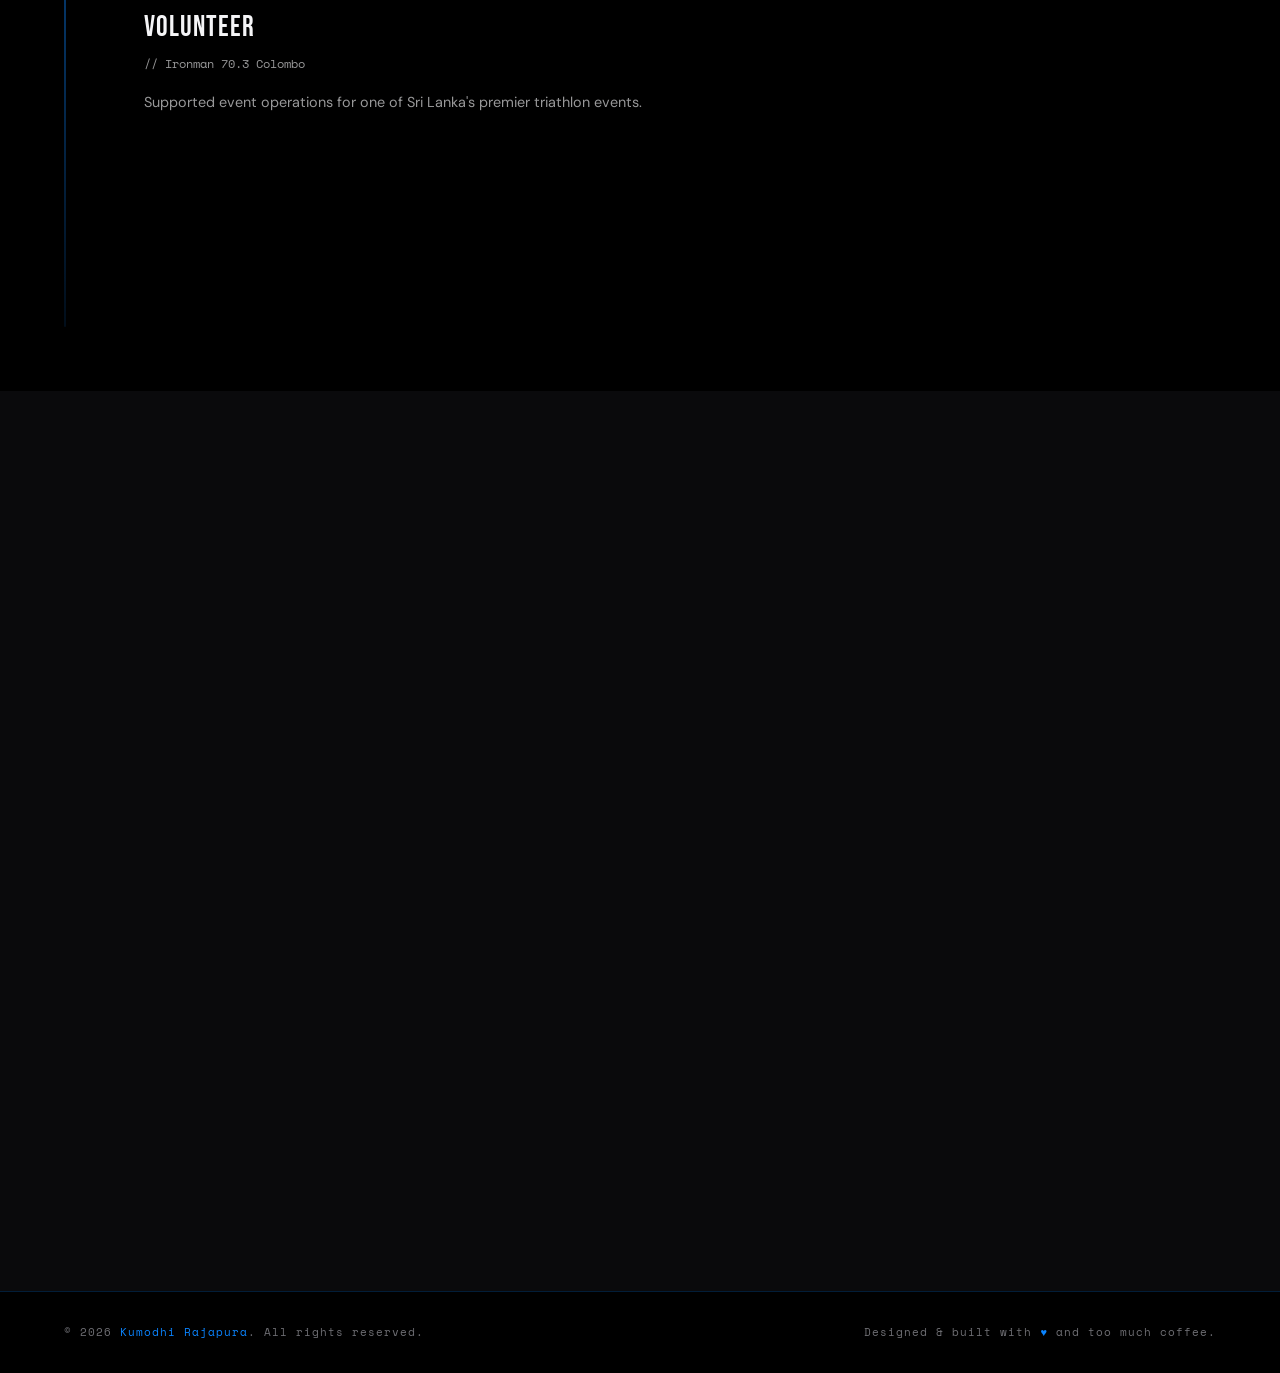
<file: portfolio.html>
<!DOCTYPE html>
<html lang="en" data-theme="night">
<head>
<meta charset="UTF-8">
<meta name="viewport" content="width=device-width, initial-scale=1.0">
<title>Kumodhi Rajapura — Full Stack Developer</title>
<link href="https://fonts.googleapis.com/css2?family=Space+Mono:ital,wght@0,400;0,700;1,400&family=Bebas+Neue&family=DM+Sans:wght@300;400;500&display=swap" rel="stylesheet">
<link rel="stylesheet" href="styles.css">
</head>
<body>

<div class="cursor" id="cursor"></div>
<div class="cursor-ring" id="cursorRing"></div>

<!-- THEME TOGGLE -->
<button class="theme-toggle" id="themeToggle" title="Toggle day/night">🌙</button>

<!-- NAV -->
<nav>
  <div class="nav-logo">KR<span>.</span></div>
  <ul class="nav-links">
    <li><a href="#about">About</a></li>
    <li><a href="#skills">Skills</a></li>
    <li><a href="#projects">Projects</a></li>
    <li><a href="#experience">Experience</a></li>
    <li><a href="#contact">Contact</a></li>
  </ul>
  <a href="#contact" class="btn-primary" style="padding:0.6rem 1.4rem;font-size:0.65rem;">Hire Me</a>
</nav>

<!-- HERO -->
<section id="hero">
  <div class="hero-bg-grid"></div>
  <div class="hero-number">01</div>

  <div class="hero-content">
    <div class="hero-name-wrap">
      <div class="hero-name-line">KUMODHI</div>
      <div class="hero-name-line accent">RAJAPURA</div>
    </div>

    <div class="hero-tag">CS Undergraduate @ UCSC <br> Full-Stack &amp; Backend Developer | AI/ML Enthusiast | SaaS &amp; System Design Focused</div>

    <div class="hero-title">
      Not just websites<span class="cursor-blink"></span>
    </div>
    <p class="hero-desc">
      AI-powered applications, full-stack systems &amp; digital experiences
      engineered for speed, performance, and impact.
    </p>
    <div class="hero-ctas">
      <a href="#projects" class="btn-primary">
        <svg width="14" height="14" viewBox="0 0 24 24" fill="none" stroke="currentColor" stroke-width="2"><path d="M5 12h14M12 5l7 7-7 7"/></svg>
        View Work
      </a>
      <a href="#contact" class="btn-outline">Let's Talk</a>
    </div>
  </div>

  <div class="hero-stats">
    <div class="stat">
      <div class="stat-num">8<span>+</span></div>
      <div class="stat-label">Projects</div>
    </div>
    <div class="stat">
      <div class="stat-num">1<span>+</span></div>
      <div class="stat-label">AI Apps</div>
    </div>
    <div class="stat">
      <div class="stat-num">2<span>+</span></div>
      <div class="stat-label">Years Exp.</div>
    </div>
  </div>

  <div class="hero-photo-wrap" style="position:absolute;right:2rem;top:50%;transform:translateY(-50%);margin:0;z-index:2;">
    <div class="hero-photo-ring"></div>
    <div class="hero-photo-ring hero-photo-ring-2"></div>
    <div class="hero-photo-circle" id="photoCircle">
      <input type="file" id="photoUpload" accept="image/*" style="display:none;">
      <img id="photoImg" src="/images/kumodhi.jpeg" alt="Kumodhi Rajapura" style="display:block;width:100%;height:100%;object-fit:cover;border-radius:50%;">
      <div class="hero-photo-placeholder" id="photoPlaceholder" style="display:none;">
        <svg width="40" height="40" viewBox="0 0 24 24" fill="none" stroke="currentColor" stroke-width="1.5" style="color:var(--accent);opacity:0.5;"><path d="M20 21v-2a4 4 0 0 0-4-4H8a4 4 0 0 0-4 4v2"/><circle cx="12" cy="7" r="4"/></svg>
        <span style="font-family:'Space Mono',monospace;font-size:0.6rem;letter-spacing:2px;color:var(--accent);opacity:0.5;text-transform:uppercase;margin-top:6px;">Click to Add Photo</span>
      </div>
    </div>
    <div class="hero-photo-label">// Kumodhi.dev</div>
  </div>
</section>

<!-- ABOUT -->
<section id="about">
  <div class="section-header animate-in">
    <span class="section-tag">001</span>
    <h2 class="section-title">ABOUT</h2>
    <div class="section-line"></div>
  </div>
  <div class="about-grid">
    <div class="about-visual animate-in">
      <div class="about-frame">
        <div class="corner corner-tl"></div>
        <div class="corner corner-tr"></div>
        <div class="corner corner-bl"></div>
        <div class="corner corner-br"></div>
        <div class="about-inner">
          <div class="about-code">
            <div><span class="kw">const</span> developer = {</div>
            <div>&nbsp;&nbsp;name: <span class="str">"Kumodhi Rajapura"</span>,</div><br>
            <div>&nbsp;&nbsp;role: <span class="str">"Full Stack Dev"</span>,</div>
            <div>&nbsp;&nbsp;uni: <span class="str">"UCSC, Colombo"</span>,</div>
            <div>&nbsp;&nbsp;location: <span class="str">"Sri Lanka"</span>,</div>
            <div>&nbsp;&nbsp;stack: [</div>
            <div>&nbsp;&nbsp;&nbsp;&nbsp;<span class="str">"React"</span>, <span class="str">"Flask"</span>,</div>
            <div>&nbsp;&nbsp;&nbsp;&nbsp;<span class="str">"LangChain"</span>, <span class="str">"AWS"</span></div>
            <div>&nbsp;&nbsp;],</div>
            <div>&nbsp;&nbsp;AI: <span class="kw">true</span>,</div>
            <div>&nbsp;&nbsp;available: <span class="kw">true</span></div>
            <div>};</div>
            <br>
            <div class="comment">// open to opportunities</div>
          </div>
        </div>
      </div>
    </div>
    <div class="about-text animate-in">
      <h3>Building what others only imagine.</h3>
      <p>I'm an undergraduate at the University of Colombo School of Computing (UCSC), passionate about Artificial Intelligence, Software Engineering, and Full-Stack Development.</p>
      <p>Experienced building AI-powered applications with LLMs, LangChain, and modern web technologies. I bridge the gap between design vision and technical execution — from pharmacy systems to intelligent chatbots.</p>
      <div class="about-pills">
        <span class="pill">AI / LLMs</span>
        <span class="pill">Full-Stack</span>
        <span class="pill">LangChain</span>
        <span class="pill">Cloud</span>
        <span class="pill">Open Source</span>
        <span class="pill">Community</span>
      </div>
      <div style="margin-top:2rem;">
        <a href="mailto:kumodhirajapura@gmail.com" class="btn-primary" style="display:inline-flex;">Contact Me</a>
      </div>
    </div>
  </div>
</section>

<!-- SKILLS -->
<section id="skills">
  <div class="section-header animate-in">
    <span class="section-tag">002</span>
    <h2 class="section-title">SKILLS</h2>
    <div class="section-line"></div>
  </div>
  <div class="skills-grid">
    <div class="skill-card animate-in">
      <div class="skill-card-num">01</div>
      <h3>Languages</h3>
      <div class="skill-tags">
        <span class="skill-tag">Python</span>
        <span class="skill-tag">Java</span>
        <span class="skill-tag">C / C++</span>
        <span class="skill-tag">JavaScript</span>
        <span class="skill-tag">PHP</span>
        <span class="skill-tag">SQL</span>
      </div>
    </div>
    <div class="skill-card animate-in">
      <div class="skill-card-num">02</div>
      <h3>Frontend</h3>
      <div class="skill-tags">
        <span class="skill-tag">React.js</span>
        <span class="skill-tag">Tailwind CSS</span>
        <span class="skill-tag">HTML</span>
        <span class="skill-tag">CSS</span>
      </div>
    </div>
    <div class="skill-card animate-in">
      <div class="skill-card-num">03</div>
      <h3>Backend</h3>
      <div class="skill-tags">
        <span class="skill-tag">Flask</span>
        <span class="skill-tag">Django</span>
        <span class="skill-tag">MERN Stack</span>
        <span class="skill-tag">REST APIs</span>
      </div>
    </div>
    <div class="skill-card animate-in">
      <div class="skill-card-num">04</div>
      <h3>AI & APIs</h3>
      <div class="skill-tags">
        <span class="skill-tag">LangChain</span>
        <span class="skill-tag">OpenAI API</span>
        <span class="skill-tag">Pinecone</span>
      </div>
    </div>
    <div class="skill-card animate-in">
      <div class="skill-card-num">05</div>
      <h3>Cloud & DevOps</h3>
      <div class="skill-tags">
        <span class="skill-tag">AWS</span>
        <span class="skill-tag">Docker</span>
        <span class="skill-tag">Kubernetes</span>
        <span class="skill-tag">Git / GitHub</span>
        <span class="skill-tag">Linux</span>
      </div>
    </div>
    <div class="skill-card animate-in">
      <div class="skill-card-num">06</div>
      <h3>Currently Learning</h3>
      <div class="skill-tags">
        <span class="skill-tag">Java (adv.)</span>
        <span class="skill-tag">Dart</span>
        <span class="skill-tag">Angular</span>
      </div>
    </div>
  </div>
</section>

<!-- PROJECTS -->
<section id="projects">
  <div class="section-header animate-in">
    <span class="section-tag">003</span>
    <h2 class="section-title">PROJECTS</h2>
    <div class="section-line"></div>
  </div>
  <div class="projects-list">
    <div class="project-item animate-in">
      <div class="project-num">01</div>
      <div class="project-info">
        <h3>AI Medical Assistant</h3>
        <p>AI-powered medical assistant with semantic search and conversational AI workflows, built for intelligent health Q&amp;A.</p>
        <div class="project-techs">
          <span class="project-tech">Python</span>
          <span class="project-tech">Flask</span>
          <span class="project-tech">LangChain</span>
          <span class="project-tech">Pinecone</span>
          <span class="project-tech">OpenAI API</span>
          <span class="project-tech">AWS</span>
        </div>
      </div>
      <div class="project-arrow">→</div>
    </div>
    <div class="project-item animate-in">
      <div class="project-num">02</div>
      <div class="project-info">
        <h3>Medinex — Pharmacy System</h3>
        <p>Comprehensive pharmacy management system handling medicine inventory, billing, and patient records. 2nd Year Group Project.</p>
        <div class="project-techs">
          <span class="project-tech">HTML</span>
          <span class="project-tech">CSS</span>
          <span class="project-tech">JavaScript</span>
          <span class="project-tech">PHP</span>
        </div>
      </div>
      <div class="project-arrow">→</div>
    </div>
    <div class="project-item animate-in">
      <div class="project-num">03</div>
      <div class="project-info">
        <h3>AI PDF Chatbot System</h3>
        <p>Intelligent chatbot with contextual query handling and vector-based retrieval using modern LLM orchestration.</p>
        <div class="project-techs">
          <span class="project-tech">LLMs</span>
          <span class="project-tech">LangChain</span>
          <span class="project-tech">Pinecone</span>
          <span class="project-tech">OpenAI API</span>
        </div>
      </div>
      <div class="project-arrow">→</div>
    </div>
    <div class="project-item animate-in">
      <div class="project-num">04</div>
      <div class="project-info">
        <h3>Event Booking System</h3>
        <p>Full-stack MERN platform with JWT authentication, role-based access control, and responsive UI for event management.</p>
        <div class="project-techs">
          <span class="project-tech">MongoDB</span>
          <span class="project-tech">Express.js</span>
          <span class="project-tech">React.js</span>
          <span class="project-tech">Node.js</span>
          <span class="project-tech">JWT</span>
        </div>
      </div>
      <div class="project-arrow">→</div>
    </div>
    <div class="project-item animate-in">
      <div class="project-num">05</div>
      <div class="project-info">
        <h3>Real Estate Web App</h3>
        <p>Responsive React.js &amp; Tailwind CSS frontend with reusable component library and modern, accessible layouts.</p>
        <div class="project-techs">
          <span class="project-tech">React.js</span>
          <span class="project-tech">Tailwind CSS</span>
        </div>
      </div>
      <div class="project-arrow">→</div>
    </div>
    <div class="project-item animate-in">
      <div class="project-num">06</div>
      <div class="project-info">
        <h3>Student Management Systems</h3>
        <p>Two platforms — Django/SQLite with full CRUD &amp; authentication, and PHP/MySQL for web-based record management.</p>
        <div class="project-techs">
          <span class="project-tech">Django</span>
          <span class="project-tech">SQLite</span>
          <span class="project-tech">PHP</span>
          <span class="project-tech">MySQL</span>
        </div>
      </div>
      <div class="project-arrow">→</div>
    </div>
  </div>
</section>

<!-- EXPERIENCE -->
<section id="experience">
  <div class="section-header animate-in">
    <span class="section-tag">004</span>
    <h2 class="section-title">EXPERIENCE</h2>
    <div class="section-line"></div>
  </div>
  <div class="exp-timeline">
    <div class="exp-item animate-in">
      <div class="exp-year">2026 — 2027</div>
      <div class="exp-role">Secretary</div>
      <div class="exp-company">// Rotaract Club of UCSC</div>
      <p class="exp-desc">Handling official documentation, meeting coordination, and internal communications for the club.</p>
    </div>
    <div class="exp-item animate-in">
      <div class="exp-year">2025 — 2026</div>
      <div class="exp-role">PR Director</div>
      <div class="exp-company">// Rotaract Club of UCSC</div>
      <p class="exp-desc">Managed public relations, promotional campaigns, and communications for club events and community initiatives.</p>
    </div>
    <div class="exp-item animate-in">
      <div class="exp-year">2025</div>
      <div class="exp-role">Team Leader — B2B,Incoming Global Volunteer</div>
      <div class="exp-company">// AIESEC in Colombo</div>
      <p class="exp-desc">Led B2B engagement and collaborated across teams for partnership development and volunteer programme management.</p>
    </div>
    <div class="exp-item animate-in">
      <div class="exp-year">2026</div>
      <div class="exp-role">Volunteer</div>
      <div class="exp-company">// Ironman 70.3 Colombo</div>
      <p class="exp-desc">Supported event operations for one of Sri Lanka's premier triathlon events.</p>
    </div>
    <div class="exp-item animate-in">
      <div class="exp-year">2023 — 2024</div>
      <div class="exp-role">Data Entry Assistant</div>
      <div class="exp-company">// Nenasala Maradhagahamula</div>
      <p class="exp-desc">Managed data entry, record maintenance, and administrative support. Maintained accurate digital documentation and improved filing workflows.</p>
    </div>
  </div>
</section>

<!-- CONTACT -->
<section id="contact">
  <div class="contact-inner animate-in">
    <div class="contact-headline">
      LET'S BUILD<br><span>SOMETHING</span><br>GREAT
    </div>
    <p class="contact-sub">Open for internships, projects, collaborations, and opportunities in AI &amp; Full-Stack.</p>
    <a href="mailto:kumodhirajapura@gmail.com" class="contact-email">kumodhirajapura@gmail.com</a>
    <div style="margin-top:1rem;">
      <a href="mailto:kumodhirajapura@gmail.com" class="btn-primary" style="margin:0 auto;">Send Message</a>
    </div>
    <div class="social-links">
      <a href="https://github.com/KumodhiRajapura" target="_blank" class="social-link">GitHub</a>
      <a href="https://linkedin.com/in/kumodhi-rajapura" target="_blank" class="social-link">LinkedIn</a>
    </div>
  </div>
</section>

<!-- FOOTER -->
<footer>
  <p>© 2026 <span>Kumodhi Rajapura</span>. All rights reserved.</p>
  <p>Designed &amp; built with <span>♥</span> and too much coffee.</p>
</footer>

<script>
  // theme toggle
  const html = document.documentElement;
  const btn = document.getElementById('themeToggle');
  let theme = 'night';

  btn.addEventListener('click', () => {
    theme = theme === 'night' ? 'day' : 'night';
    html.setAttribute('data-theme', theme);
    btn.textContent = theme === 'night' ? '🌙' : '☀️';
  });

  // custom cursor
  const cursor = document.getElementById('cursor');
  const ring   = document.getElementById('cursorRing');
  let mx = 0, my = 0, rx = 0, ry = 0;

  document.addEventListener('mousemove', e => {
    mx = e.clientX; my = e.clientY;
    cursor.style.transform = `translate(${mx - 6}px, ${my - 6}px)`;
  });

  function animateRing() {
    rx += (mx - rx - 18) * 0.12;
    ry += (my - ry - 18) * 0.12;
    ring.style.transform = `translate(${rx}px, ${ry}px)`;
    requestAnimationFrame(animateRing);
  }
  animateRing();

  document.querySelectorAll('a, button, .project-item, .skill-card').forEach(el => {
    el.addEventListener('mouseenter', () => {
      ring.style.width  = '60px';
      ring.style.height = '60px';
      ring.style.opacity = '0.8';
    });
    el.addEventListener('mouseleave', () => {
      ring.style.width  = '36px';
      ring.style.height = '36px';
      ring.style.opacity = '0.5';
    });
  });

  // scroll animations
  const observer = new IntersectionObserver(entries => {
    entries.forEach((entry, i) => {
      if (entry.isIntersecting) {
        setTimeout(() => entry.target.classList.add('visible'), i * 80);
      }
    });
  }, { threshold: 0.1 });

  document.querySelectorAll('.animate-in').forEach(el => observer.observe(el));

  // Active nav link on scroll
  const sections = document.querySelectorAll('section[id]');
  const navLinks = document.querySelectorAll('.nav-links a');

  window.addEventListener('scroll', () => {
    let current = '';
    sections.forEach(s => {
      if (window.scrollY >= s.offsetTop - 200) current = s.id;
    });
    navLinks.forEach(a => {
      a.style.color = a.getAttribute('href') === '#' + current ? 'var(--accent)' : '';
    });
  });
</script>
</body>
</html>
</file>
<file: styles.css>
*, *::before, *::after { box-sizing: border-box; margin: 0; padding: 0; }

:root {
  --page-max: 1400px;
  --hero-max: 1400px;
}

[data-theme="night"] {
  --bg: #000000;
  --bg-2: #0A0A0C;
  --bg-3: #141416;
  --bg-4: #1D1D1F;
  --gray: #38383A;
  --gray-light: #6E6E73;
  --text: #F5F5F7;
  --text-muted: rgba(245,245,247,0.62);
  --text-dim: rgba(245,245,247,0.08);
  --accent: #0A84FF;
  --accent-dark: #0060DF;
  --accent-glow: rgba(10,132,255,0.18);
  --accent-muted: rgba(10,132,255,0.10);
  --nav-bg: rgba(0,0,0,0.72);
  --code-str: #7EE787;
  --code-num: #FFB454;
  --code-comment: #6E6E73;
  --border: rgba(10,132,255,0.22);
  --shadow: rgba(10,132,255,0.18);
  --titlebar: #1D1D1F;
}

[data-theme="day"] {
  --bg: #FFFFFF;
  --bg-2: #F5F5F7;
  --bg-3: #EDEDED;
  --bg-4: #E3E3E3;
  --gray: #D2D2D7;
  --gray-light: #86868B;
  --text: #1D1D1F;
  --text-muted: rgba(29,29,31,0.62);
  --text-dim: rgba(29,29,31,0.06);
  --accent: #0071E3;
  --accent-dark: #0058B0;
  --accent-glow: rgba(0,113,227,0.16);
  --accent-muted: rgba(0,113,227,0.08);
  --nav-bg: rgba(255,255,255,0.8);
  --code-str: #1F7A3D;
  --code-num: #A85D00;
  --code-comment: #86868B;
  --border: rgba(0,113,227,0.18);
  --shadow: rgba(0,113,227,0.12);
  --titlebar: #E8E8EA;
}

html {
  scroll-behavior: smooth;
  scroll-padding-top: 72px;
  width: 100%;
  max-width: 100%;
  min-width: 0;
  overflow-x: clip;
  overscroll-behavior-x: none;
  scrollbar-width: thin;
  scrollbar-color: var(--gray-light) var(--bg);
}

body {
  width: 100%;
  max-width: 100%;
  min-width: 0;
  min-height: 100vh;
  background: var(--bg);
  color: var(--text);
  font-family: 'DM Sans', -apple-system, BlinkMacSystemFont, 'Helvetica Neue', Arial, sans-serif;
  font-weight: 400;
  font-size: 16px;
  line-height: 1.6;
  overflow-x: clip;
  max-width: 100%;
  min-width: 0;
  overscroll-behavior-x: none;
  cursor: auto;
  transition: background 0.4s ease, color 0.4s ease;
  -webkit-font-smoothing: antialiased;
}

.cursor, .cursor-ring { display: none; }
body::before { content: none; }
[data-theme="night"] body::after { content: none; }

.about-frame, .skill-card, .project-item {
  position: relative;
  padding-top: 1rem;
}
.about-frame::before, .skill-card::before, .project-item::before {
  content: '';
  position: absolute;
  top: 1.1rem; left: 1.25rem;
  width: 11px; height: 11px;
  border-radius: 50%;
  background: #FF5F57;
  box-shadow: 18px 0 0 #FEBC2E, 36px 0 0 #28C840;
  z-index: 2;
}
.about-frame { padding-top: 0; }
.about-inner { padding-top: 2.2rem; }

.scroll-top-btn {
  position: fixed; bottom: 1.5rem; left: 1rem;
  width: 44px; height: 44px; border-radius: 50%;
  background: var(--bg-2); border: 1px solid var(--border);
  display: flex; align-items: center; justify-content: center;
  color: var(--accent); text-decoration: none;
  font-size: 1.1rem; z-index: 500;
  box-shadow: 0 8px 24px var(--shadow);
  backdrop-filter: blur(20px);
  transition: background 0.3s, border-color 0.3s, transform 0.2s, opacity 0.3s;
}
.scroll-top-btn:hover { transform: scale(1.06) translateY(-2px); border-color: var(--accent); }
@media (max-width: 600px) {
  .scroll-top-btn { bottom: 1rem; left: 1rem; width: 38px; height: 38px; font-size: 1rem; }
}

nav {
  position: fixed; top: 0; left: 0; right: 0; z-index: 100;
  width: 100%;
  max-width: 100vw;
  box-sizing: border-box;
  padding-top: 0.4rem; padding-bottom: 1rem;
  padding-left: max(4rem, calc((100% - var(--page-max)) / 2));
  padding-right: max(4rem, calc((100% - var(--page-max)) / 2));
  display: flex; justify-content: space-between; align-items: center;
  border-bottom: 1px solid var(--border);
  background: var(--nav-bg);
  backdrop-filter: blur(20px) saturate(180%);
  -webkit-backdrop-filter: blur(20px) saturate(180%);
  transition: background 0.4s, border-color 0.4s;
}
.nav-logo {
  font-family: 'DM Sans', sans-serif; font-weight: 500; font-size: 1.25rem;
  letter-spacing: 0.01em; color: var(--text); text-decoration: none;
}
.nav-logo span { color: var(--accent); }
.nav-links { display: flex; gap: 2.5rem; list-style: none; }
.nav-links a {
  font-family: 'Space Mono', monospace; font-size: 0.72rem; letter-spacing: 1px;
  text-transform: uppercase; text-decoration: none; color: var(--text-muted);
  transition: color 0.2s; position: relative;
}
.nav-links a::after {
  content: ''; position: absolute; bottom: -4px; left: 0;
  width: 0; height: 2px; background: var(--accent); border-radius: 2px; transition: width 0.2s;
}
.nav-links a:hover { color: var(--text); }
.nav-links a:hover::after { width: 100%; }

#hero {
  width: 100%;
  max-width: 100%;
  box-sizing: border-box;
  min-height: 100svh;
  min-height: 100dvh;
  display: grid;
  grid-template-columns: minmax(0, 1fr) auto;
  grid-template-rows: auto auto;
  align-items: center;
  column-gap: 3rem;
  padding-top: 6.5rem;
  padding-bottom: 2.5rem;
  padding-left: max(4rem, calc((100% - var(--hero-max)) / 2));
  padding-right: max(4rem, calc((100% - var(--hero-max)) / 2));
  position: relative;
  overflow: hidden;
}

.hero-bg-grid {
  position: absolute; inset: 0;
  background: radial-gradient(ellipse 70% 60% at 50% 30%, var(--accent-muted) 0%, transparent 70%);
}

.hero-number {
  position: absolute; right: -2rem; bottom: 8%;
  font-family: 'Bebas Neue', sans-serif;
  font-size: clamp(10rem, 22vw, 20rem);
  color: var(--accent-muted);
  letter-spacing: -6px; user-select: none; line-height: 1;
  z-index: 1; pointer-events: none;
}

.section-number {
  position: absolute; right: -1rem; bottom: 0;
  font-family: 'Bebas Neue', sans-serif;
  font-size: clamp(10rem, 22vw, 20rem);
  color: var(--accent-muted);
  letter-spacing: -8px; user-select: none; line-height: 0.85;
  pointer-events: none; z-index: 1; opacity: 1; overflow: visible;
}

/* keep real content above the big watermark number */
.section-inner { position: relative; z-index: 2; }

.hero-content { position: relative; z-index: 3; grid-column: 1; grid-row: 1 / 3; align-self: center; }

.hero-photo-wrap {
  position: relative; z-index: 4;
  display: flex; align-items: center; justify-content: center;
  width: 280px; height: 280px;
  grid-column: 2; grid-row: 1; align-self: center; margin-top: 1rem;
}

.hero-stats {
  position: relative; z-index: 3;
  display: flex; justify-content: center; gap: 2rem;
  grid-column: 2; grid-row: 2; padding-top: 1rem;
}

.stat { text-align: left; }
.stat-num { font-family: 'Bebas Neue', sans-serif; font-size: 3rem; line-height: 1; color: var(--text); }
.stat-num span { color: var(--accent); }
.stat-label { font-family: 'Space Mono', monospace; font-size: 0.65rem; letter-spacing: 2px; text-transform: uppercase; color: var(--text-muted); margin-top: 4px; }

.hero-tag {
  display: inline-flex; align-items: flex-start; gap: 0.5rem;
  font-family: 'Space Mono', monospace; font-size: 0.62rem; letter-spacing: 1.3px;
  text-transform: uppercase; color: var(--accent); margin-bottom: 0.8rem; line-height: 1.5;
}
.hero-tag::before { content: ''; display: block; width: 18px; height: 2px; background: var(--accent); border-radius: 2px; margin-top: 0.5em; flex-shrink: 0; }
.hero-name-line {
  font-family: 'Bebas Neue', sans-serif;
  font-size: clamp(2.1rem, 5.1vw, 5.5rem); line-height: 0.9; letter-spacing: 1.8px;
}
.hero-name-line.accent { color: var(--accent); }
.hero-title {
  font-family: 'Space Mono', monospace; font-size: clamp(0.68rem, 1.1vw, 0.82rem);
  color: var(--text-muted); letter-spacing: 2.5px; text-transform: uppercase;
  margin: 0.6rem 0 1rem;
}
.hero-desc { max-width: 480px; color: var(--text-muted); font-size: 0.92rem; line-height: 1.6; margin-bottom: 1.5rem; }
.hero-ctas { display: flex; gap: 0.7rem; flex-wrap: wrap; }

/* macOS pill buttons */
.btn-primary {
  display: inline-flex; align-items: center; gap: 0.6rem;
  padding: 0.85rem 2rem; background: var(--accent); color: #fff;
  font-family: 'DM Sans', sans-serif; font-weight: 500; font-size: 0.85rem;
  letter-spacing: 0; text-transform: none; text-decoration: none; border: none; cursor: pointer;
  transition: background 0.2s, transform 0.15s;
  border-radius: 980px;
}
.btn-primary:hover { background: var(--accent-dark); transform: translateY(-1px); }

.btn-outline {
  display: inline-flex; align-items: center; gap: 0.6rem;
  padding: 0.85rem 2rem; background: transparent; color: var(--text);
  font-family: 'DM Sans', sans-serif; font-weight: 500; font-size: 0.85rem;
  letter-spacing: 0; text-transform: none; text-decoration: none; border: 1px solid var(--gray);
  cursor: pointer; transition: border-color 0.2s, color 0.2s, transform 0.15s;
  border-radius: 980px;
}
.btn-outline:hover { border-color: var(--accent); color: var(--accent); transform: translateY(-1px); }

.hero-photo-ring {
  position: absolute; inset: -16px; border-radius: 50%;
  border: 1px solid var(--border);
  animation: spin 16s linear infinite;
}
.hero-photo-ring::before {
  content: ''; position: absolute; top: -4px; left: 50%;
  width: 8px; height: 8px; background: var(--accent);
  border-radius: 50%; transform: translateX(-50%);
}
.hero-photo-ring-2 { inset: -32px; border-color: var(--accent-muted); animation-duration: 26s; animation-direction: reverse; }
.hero-photo-ring-2::before { background: var(--accent-glow); width: 5px; height: 5px; }
@keyframes spin { from { transform: rotate(0deg); } to { transform: rotate(360deg); } }

.hero-photo-circle {
  width: 280px; height: 280px; border-radius: 50%;
  border: 1px solid var(--border); background: var(--bg-2);
  overflow: hidden; display: flex; flex-direction: column;
  align-items: center; justify-content: center; cursor: pointer;
  position: relative; transition: border-color 0.3s, box-shadow 0.3s;
  box-shadow: 0 20px 60px var(--shadow);
}
.hero-photo-circle:hover { border-color: var(--accent); }
.hero-photo-placeholder { display: flex; flex-direction: column; align-items: center; gap: 4px; transition: opacity 0.2s; }
.hero-photo-overlay {
  position: absolute; inset: 0; border-radius: 50%;
  background: rgba(0,0,0,0.65);
  display: flex; flex-direction: column; align-items: center;
  justify-content: center; gap: 6px; opacity: 0; transition: opacity 0.2s;
  color: #fff; font-family: 'Space Mono', monospace; font-size: 0.65rem;
  letter-spacing: 2px; text-transform: uppercase;
}
.hero-photo-circle:hover .hero-photo-overlay { opacity: 1; }
.hero-photo-label {
  position: absolute; bottom: -2.5rem;
  font-family: 'Space Mono', monospace; font-size: 0.65rem;
  letter-spacing: 4px; color: var(--accent); text-transform: uppercase;
  text-align: center; width: 100%;
}

/* ========================
   VIEWPORT / OVERFLOW SAFETY
   Prevent long text, grid items and flex children from creating
   accidental horizontal scrolling at any screen width.
======================== */
nav, #hero, section, footer,
.hero-content, .hero-photo-wrap, .hero-stats,
.about-grid, .about-text, .about-visual,
.skills-grid, .skill-card,
.projects-list, .project-item, .project-info,
.exp-timeline, .exp-item,
.contact-inner, .social-links {
  min-width: 0;
}

img, video, iframe, svg, canvas {
  max-width: 100%;
  height: auto;
}

.project-info,
.project-info h3,
.project-info p,
.project-techs,
.hero-desc,
.contact-inner {
  overflow-wrap: anywhere;
  word-break: normal;
}

/* ========================
   ADDITIONAL VIEWPORT SAFETY
======================== */

*, *::before, *::after {
  max-width: 100%;
}

button, a, input, textarea, select {
  max-width: 100%;
}

button, a {
  -webkit-tap-highlight-color: transparent;
}

@media (prefers-reduced-motion: reduce) {
  html { scroll-behavior: auto; }
  *, *::before, *::after {
    animation-duration: 0.01ms !important;
    animation-iteration-count: 1 !important;
    transition-duration: 0.01ms !important;
  }
}

/* ========================
   SECTIONS
======================== */
section {
  scroll-margin-top: 72px;
  width: 100%;
  max-width: 100%;
  box-sizing: border-box;
  min-height: 100svh;
  min-height: 100dvh;
  padding-top: 0.4rem;
  padding-bottom: 4rem;
  padding-left: max(4rem, calc((100% - var(--page-max)) / 2));
  padding-right: max(4rem, calc((100% - var(--page-max)) / 2));
  position: relative;
  overflow-x: clip;
  overflow-y: visible;
  display: flex;
  flex-direction: column;
  justify-content: flex-start;
}

.section-header { display: flex; align-items: flex-end; gap: 1.5rem; margin-top: 0; margin-bottom: 1.25rem; flex-shrink: 0; }
.section-tag {
  font-family: 'Space Mono', monospace; font-size: 0.7rem; letter-spacing: 3px;
  text-transform: uppercase; color: var(--accent);
  writing-mode: vertical-rl; transform: rotate(180deg); white-space: nowrap;
}
.section-title {
  font-family: 'Bebas Neue', sans-serif;
  font-size: clamp(3rem, 6vw, 5.5rem); line-height: 1; letter-spacing: 2px;
}
.section-line { flex: 1; height: 1px; background: linear-gradient(90deg, var(--accent) 0%, transparent 100%); margin-bottom: 1.2rem; }

/* ========================
   ABOUT — styled as a terminal window
======================== */
#about { background: var(--bg-2); }
#about .section-inner {
  max-width: var(--page-max);
  width: 100%;
  margin: 0 auto;
}
.about-grid { display: grid; grid-template-columns: minmax(0, 1.05fr) minmax(0, 1.2fr); gap: 4rem; align-items: center; flex: 1; }
.about-visual { position: relative; height: 440px; }
.about-frame {
  position: absolute; inset: 0;
  border: 1px solid var(--border);
  border-radius: 12px;
  background: var(--bg);
  box-shadow: 0 20px 50px var(--shadow);
  overflow: hidden;
}
.about-frame::before {
  /* title bar strip behind the traffic-light dots */
  content: '';
  position: absolute; top: 0; left: 0; right: 0; height: 2.6rem;
  background: var(--titlebar);
  border-bottom: 1px solid var(--border);
  border-radius: 0;
  box-shadow: none;
}
/* re-declare the actual dots on top of the title-bar strip */
.about-frame::after {
  content: '';
  position: absolute; top: 1.05rem; left: 1.25rem;
  width: 11px; height: 11px; border-radius: 50%;
  background: #FF5F57;
  box-shadow: 18px 0 0 #FEBC2E, 36px 0 0 #28C840;
  z-index: 2;
}
.about-inner {
  position: absolute; inset: 2.6rem 2rem 2rem;
  display: flex; flex-direction: column; justify-content: center; padding: 0.5rem 0 0;
}
.about-code { font-family: 'Space Mono', monospace; font-size: 0.78rem; line-height: 2; color: var(--text-muted); }
.about-code .kw { color: var(--accent); }
.about-code .str { color: var(--code-str); }
.about-code .num { color: var(--code-num); }
.about-code .comment { color: var(--code-comment); }
.corner { display: none; }

.about-text { display: flex; flex-direction: column; justify-content: center; }
.about-text h3 { font-family: 'Bebas Neue', sans-serif; font-size: clamp(2.1rem, 4vw, 4rem); margin-bottom: 1rem; letter-spacing: 1px; line-height: 0.96; }
.about-text p { color: var(--text-muted); line-height: 1.8; margin-bottom: 1rem; font-size: 1.05rem; }
.about-pills { display: flex; flex-wrap: wrap; gap: 0.6rem; margin-top: 1.5rem; }
.pill {
  font-family: 'Space Mono', monospace; font-size: 0.68rem; letter-spacing: 1px;
  padding: 0.35rem 0.9rem; border: 1px solid var(--gray); color: var(--text-muted);
  border-radius: 980px;
  transition: border-color 0.2s, color 0.2s, background 0.2s;
}
.pill:hover { border-color: var(--accent); color: var(--accent); background: var(--accent-muted); }

/* ========================
   SKILLS — each card is a mini Finder window
======================== */
#skills { background: var(--bg); }
.skills-grid { display: grid; grid-template-columns: repeat(3, minmax(0, 1fr)); gap: 1rem; flex: 1; }
.skill-card {
  background: var(--bg-2); padding: 2.6rem 1.75rem 1.75rem; position: relative;
  overflow: hidden; transition: background 0.2s, transform 0.2s, box-shadow 0.2s;
  border-radius: 12px; border: 1px solid var(--border);
}
.skill-card:hover { background: var(--bg-3); transform: translateY(-4px); box-shadow: 0 16px 40px var(--shadow); }
.skill-card-num { display: none; }
.skill-card h3 {
  font-family: 'Space Mono', monospace; font-size: 0.75rem;
  letter-spacing: 3px; text-transform: uppercase; color: var(--accent); margin-bottom: 1rem;
}
.skill-tags { display: flex; flex-wrap: wrap; gap: 0.4rem; }
.skill-tag {
  font-family: 'Space Mono', monospace; font-size: 0.7rem;
  padding: 0.28rem 0.65rem; background: var(--text-dim); color: var(--text-muted);
  border-radius: 6px;
}

/* ========================
   PROJECTS — each row is a window too
======================== */
#projects { background: var(--bg-2); }
.projects-list { display: flex; flex-direction: column; gap: 0.75rem; flex: 1; }
.project-item {
  display: grid; grid-template-columns: 80px minmax(0, 1fr) auto;
  align-items: center; gap: 2rem; padding: 2.6rem 2.5rem 2rem;
  background: var(--bg); border-left: 3px solid transparent;
  border-radius: 12px; border: 1px solid var(--border);
  transition: border-color 0.2s, background 0.2s, transform 0.2s, box-shadow 0.2s;
  cursor: pointer; overflow: hidden;
}
.project-item:hover { border-color: var(--accent); background: var(--bg-3); transform: translateX(4px); box-shadow: 0 12px 30px var(--shadow); }
.project-num { font-family: 'Bebas Neue', sans-serif; font-size: 3.5rem; color: var(--accent-muted); line-height: 1; }
.project-info h3 { font-family: 'Bebas Neue', sans-serif; font-size: 1.8rem; letter-spacing: 1px; margin-bottom: 0.3rem; }
.project-info p { font-size: 0.85rem; color: var(--text-muted); margin-bottom: 0.6rem; }
.project-techs { display: flex; gap: 0.5rem; flex-wrap: wrap; }
.project-tech {
  font-family: 'Space Mono', monospace; font-size: 0.62rem; letter-spacing: 1px;
  padding: 0.2rem 0.5rem; border: 1px solid var(--border); color: var(--accent);
  border-radius: 6px;
}
.project-arrow { font-size: 1.5rem; color: var(--accent); opacity: 0; transition: opacity 0.2s, transform 0.2s; transform: translateX(-10px); }
.project-item:hover .project-arrow { opacity: 1; transform: translateX(0); }

/* ========================
   EXPERIENCE
======================== */
#experience { background: var(--bg); }
.exp-timeline { position: relative; padding-left: 2rem; }
.exp-timeline::before {
  content: ''; position: absolute; left: 0; top: 0; bottom: 0;
  width: 2px; background: linear-gradient(180deg, var(--accent) 0%, var(--accent-muted) 100%);
  border-radius: 2px;
}
.exp-item { position: relative; padding: 0 0 3rem 3rem; }
.exp-item:last-child { padding-bottom: 0; }
.exp-item::before {
  content: ''; position: absolute; left: -6px; top: 8px;
  width: 12px; height: 12px; border: 2px solid var(--accent);
  background: var(--bg); border-radius: 50%;
}
.exp-year { font-family: 'Space Mono', monospace; font-size: 0.68rem; letter-spacing: 2px; color: var(--accent); text-transform: uppercase; margin-bottom: 0.5rem; }
.exp-role { font-family: 'Bebas Neue', sans-serif; font-size: 1.8rem; letter-spacing: 1px; margin-bottom: 0.2rem; }
.exp-company { font-family: 'Space Mono', monospace; font-size: 0.78rem; color: var(--text-muted); margin-bottom: 1rem; }
.exp-desc { font-size: 0.9rem; color: var(--text-muted); max-width: 600px; line-height: 1.8; }

/* ========================
   CONTACT
======================== */
#contact { background: var(--bg-2); text-align: center; }
.contact-inner { max-width: 700px; margin: 0 auto; }
.contact-headline { font-family: 'Bebas Neue', sans-serif; font-size: clamp(3rem, 8vw, 7rem); line-height: 0.95; letter-spacing: 2px; margin-bottom: 1.5rem; }
.contact-headline span { color: var(--accent); }
.contact-sub { color: var(--text-muted); margin-bottom: 3rem; font-size: 1rem; }
.contact-email {
  display: inline-block; font-family: 'Space Mono', monospace;
  font-size: clamp(0.9rem, 2vw, 1.2rem); color: var(--text); text-decoration: none;
  letter-spacing: 2px; padding-bottom: 4px; border-bottom: 1px solid var(--accent);
  transition: color 0.2s; margin-bottom: 3rem; word-break: break-all;
}
.contact-email:hover { color: var(--accent); }
.social-links { display: flex; justify-content: center; gap: 2rem; margin-top: 3rem; }
.social-link {
  font-family: 'Space Mono', monospace; font-size: 0.72rem; letter-spacing: 2px;
  text-transform: uppercase; text-decoration: none; color: var(--text-muted);
  display: flex; align-items: center; gap: 0.5rem; transition: color 0.2s;
}
.social-link:hover { color: var(--accent); }
.social-link::before { content: '/'; color: var(--accent); }

/* ========================
   FOOTER
======================== */
footer {
  width: 100%;
  max-width: 100%;
  box-sizing: border-box;
  background: var(--bg); border-top: 1px solid var(--border);
  padding-top: 2rem; padding-bottom: 2rem;
  padding-left: max(4rem, calc((100% - var(--page-max)) / 2));
  padding-right: max(4rem, calc((100% - var(--page-max)) / 2));
  display: flex; justify-content: space-between; align-items: center;
}
footer p { font-family: 'Space Mono', monospace; font-size: 0.68rem; letter-spacing: 1px; color: var(--gray-light); }
footer span { color: var(--accent); }

/* ========================
   MISC
======================== */
@keyframes blink { 0%,100%{opacity:1}50%{opacity:0} }
.cursor-blink { display:inline-block;width:3px;height:1em;background:var(--accent);margin-left:4px;vertical-align:middle;animation:blink 1s infinite; }

.animate-in { opacity:0;transform:translateY(40px);transition:opacity 0.7s ease,transform 0.7s ease; }
.animate-in.visible { opacity:1;transform:translateY(0); }

/* ========================
   HAMBURGER
======================== */
.hamburger {
  display: none; flex-direction: column; align-items: center; justify-content: center;
  gap: 5px; width: 40px; height: 40px; background: transparent;
  border: 1px solid var(--border); cursor: pointer; z-index: 200;
  border-radius: 10px; transition: border-color 0.2s;
}
.hamburger:hover { border-color: var(--accent); }
.hamburger span {
  display: block; width: 18px; height: 1.5px; background: var(--accent);
  border-radius: 2px; transition: all 0.3s ease; transform-origin: center;
}
.hamburger.open span:nth-child(1) { transform: translateY(6.5px) rotate(45deg); }
.hamburger.open span:nth-child(2) { opacity: 0; transform: scaleX(0); }
.hamburger.open span:nth-child(3) { transform: translateY(-6.5px) rotate(-45deg); }

/* ========================
   MOBILE MENU
======================== */
.mobile-menu {
  display: none; position: fixed; top: 0; left: 0; right: 0; bottom: 0;
  background: var(--bg); z-index: 98; transform: translateX(100%);
  width: 100%;
  max-width: 100vw;
  box-sizing: border-box;
  transition: transform 0.35s ease; border-top: 1px solid var(--border);
  overflow-y: auto; padding-top: 61px;
}
.mobile-menu.open { transform: translateX(0); }
.mobile-menu-items { padding: 1rem 0; }
.mobile-menu-item {
  display: flex; align-items: center; justify-content: space-between;
  padding: 1.1rem 2rem; border-left: 3px solid transparent;
  text-decoration: none; color: var(--text-muted);
  font-family: 'Space Mono', monospace; font-size: 0.75rem;
  letter-spacing: 3px; text-transform: uppercase;
  transition: all 0.2s; min-height: 48px;
}
.mobile-menu-item:hover, .mobile-menu-item:active {
  border-left-color: var(--accent); color: var(--text); background: var(--accent-muted);
}
.mobile-menu-num { color: var(--accent); font-size: 0.62rem; opacity: 0.7; }
.mobile-menu-divider { height: 1px; background: var(--border); margin: 0.5rem 2rem; }
.mobile-menu-hire {
  margin: 1.2rem 2rem; padding: 0.9rem; text-align: center;
  background: var(--accent); color: #fff;
  font-family: 'DM Sans', sans-serif; font-weight: 500; font-size: 0.8rem;
  letter-spacing: 0.5px; text-transform: none; text-decoration: none;
  border-radius: 980px; transition: background 0.2s;
  min-height: 48px; display: flex; align-items: center; justify-content: center;
}
.mobile-menu-hire:hover { background: var(--accent-dark); }

/* Glitch effect removed — not part of the calm desktop-OS aesthetic */
.hero-name-wrap { position: relative; display: inline-block; }
.hero-name-wrap .glitch-layer { display: none; }

/* ========================
   SCROLLBAR
======================== */
::-webkit-scrollbar { width: 7px; height: 7px; }
::-webkit-scrollbar-track { background: var(--bg); }
::-webkit-scrollbar-thumb { background: var(--gray-light); border-radius: 999px; border: 2px solid var(--bg); }
::-webkit-scrollbar-thumb:hover { background: var(--accent); }
::-webkit-scrollbar-corner { background: var(--bg); }

/* ========================
   TABLET (max-width: 1024px)
======================== */
@media (max-width: 1024px) {
  section { min-height: auto; padding: 5rem 2.5rem; }
  #hero { min-height: 100svh; min-height: 100dvh; padding: 8rem 2.5rem 4rem; }
  .section-number { font-size: clamp(6rem, 14vw, 11rem); right: 1rem; }
}

/* ========================
   TABLET (max-width: 900px)
======================== */
@media (max-width: 900px) {
  nav { padding: 1.2rem 2rem; }
  .nav-links { display: none; }
  .nav-hire { display: none; }
  .hamburger { display: flex; }
  section { min-height: auto; padding: 5rem 2rem; overflow-x: hidden; }

  #hero {
    display: flex; flex-direction: column; align-items: flex-start;
    padding: 7rem 2rem 3rem; min-height: 100svh; gap: 2rem; overflow: hidden;
  }
  .hero-content { max-width: 100%; width: 100%; }

  .hero-photo-wrap {
    position: static !important; transform: none !important;
    width: 200px !important; height: 200px !important; margin: 0 !important;
    order: 2; align-self: flex-end;
  }
  .hero-photo-circle { width: 200px !important; height: 200px !important; }
  .hero-photo-ring { inset: -12px !important; }
  .hero-photo-ring-2 { inset: -24px !important; }
  .hero-photo-label { bottom: -2rem; font-size: 0.6rem; }

  .hero-stats {
    display: flex; flex-direction: row; justify-content: flex-start;
    gap: 2.5rem; margin: 0 !important; padding-top: 0; order: 3; width: 100%;
  }
  .stat { text-align: left; }
  .stat-num { font-size: 2.5rem; }

  .hero-number { display: none; }
  .section-number { font-size: clamp(5rem, 14vw, 10rem); right: 0.5rem; opacity: 0.7; }

  .mobile-menu { display: block; padding-top: 70px; }

  .about-grid { grid-template-columns: minmax(0, 1fr); gap: 2.5rem; }
  .about-visual { height: 320px; }

  .skills-grid { grid-template-columns: repeat(2, minmax(0, 1fr)); }

  .project-item { grid-template-columns: 60px minmax(0, 1fr); gap: 1.5rem; padding: 2.4rem 1.8rem 1.8rem; }
  .project-arrow { display: none; }

  footer { flex-direction: column; gap: 0.5rem; text-align: center; padding: 2rem; }
}

/* ========================
   MOBILE (max-width: 600px)
======================== */
@media (max-width: 600px) {
  nav { padding: 0.9rem 1.2rem; }
  .nav-links { display: none; }
  .nav-hire { display: none; }
  .nav-logo { font-size: 1.4rem; }
  .hamburger { display: flex; }
  .mobile-menu { display: block; padding-top: 58px; }

  #hero {
    display: grid;
    grid-template-columns: 120px minmax(0, 1fr);
    grid-template-rows: 1fr auto;
    grid-template-areas: "content content" "photo stats";
    padding: 5rem 1.2rem 2rem; min-height: 100svh;
    row-gap: 1.5rem; column-gap: 0; overflow: hidden;
  }
  .hero-content { grid-area: content; width: 100%; order: unset; align-self: center; }
  .hero-name-line { font-size: clamp(2.2rem, 11vw, 3.2rem); letter-spacing: 1px; }
  .hero-tag { font-size: 0.58rem; letter-spacing: 1px; flex-direction: column; gap: 0.15rem; margin-bottom: 0.8rem; line-height: 1.6; }
  .hero-tag::before { display: none; }
  .hero-title { font-size: 0.68rem; letter-spacing: 2px; margin: 0.5rem 0 1rem; }
  .hero-desc { font-size: 0.85rem; margin-bottom: 1.2rem; line-height: 1.65; max-width: 100%; }
  .hero-ctas { flex-direction: column; gap: 0.6rem; }
  .btn-primary, .btn-outline { width: 100%; justify-content: center; padding: 0.85rem 1.2rem; font-size: 0.75rem; }

  .hero-photo-wrap {
    grid-area: photo; position: static !important; transform: none !important;
    width: 120px !important; height: 120px !important; margin: 0 !important;
    align-self: end; overflow: visible !important; isolation: isolate; flex-shrink: 0;
    order: unset; padding-bottom: 0.3rem;
  }
  .hero-photo-circle { width: 120px !important; height: 120px !important; flex-shrink: 0; }
  .hero-photo-ring { inset: -6px !important; }
  .hero-photo-ring-2 { inset: -12px !important; }
  .hero-photo-label { font-size: 0.5rem; letter-spacing: 1.5px; bottom: -1.4rem; white-space: nowrap; }

  .hero-stats {
    grid-area: stats; display: flex !important; flex-direction: column !important;
    gap: 0.75rem; flex-wrap: nowrap; margin: 0 !important;
    padding-left: 1.2rem; padding-bottom: 0.3rem; align-self: center; width: auto; order: unset;
  }
  .stat { text-align: left; flex: 0 0 auto; }
  .stat-num { font-size: 1.9rem; }
  .stat-label { font-size: 0.58rem; }

  .section-number { font-size: clamp(5rem, 22vw, 8rem); right: 0; bottom: 2%; letter-spacing: -4px; opacity: 0.4; }
  .hero-number { display: none !important; }

  section { min-height: auto; padding: 3.5rem 1.2rem 3rem; overflow-x: hidden; justify-content: flex-start; }
  .section-title { font-size: clamp(2rem, 9vw, 3rem); }
  .section-header { gap: 0.6rem; margin-bottom: 1.5rem; }

  .about-grid { grid-template-columns: 1fr; gap: 1.5rem; }
  .about-visual { height: auto; min-height: 340px; }
  .about-frame { position: relative; inset: auto; height: 340px; }
  .about-inner { position: absolute; }
  .about-code { font-size: 0.65rem; line-height: 1.7; }
  .about-text h3 { font-size: 1.6rem; }
  .about-text p { font-size: 0.88rem; }
  .about-pills { margin-top: 1rem; }

  .skills-grid { grid-template-columns: 1fr; gap: 1rem; }
  .skill-card { padding: 2.4rem 1.5rem 1.5rem; overflow: visible; }
  .skill-card h3 { font-size: 0.68rem; letter-spacing: 2px; }

  .project-item {
    grid-template-columns: 44px minmax(0, 1fr); padding: 2.4rem 1.2rem 1.2rem; gap: 0.8rem;
    transform: none !important; border-left-width: 3px;
  }
  .project-item:hover { transform: none !important; border-left-color: var(--accent); background: var(--bg-3); }
  .project-num { font-size: 2rem; }
  .project-info h3 { font-size: 1.3rem; }
  .project-info p { font-size: 0.82rem; line-height: 1.6; }
  .project-tech { font-size: 0.58rem; padding: 0.15rem 0.4rem; }
  .project-arrow { display: none; }

  .exp-timeline { padding-left: 1.2rem; }
  .exp-item { padding: 0 0 2rem 2rem; }
  .exp-year { font-size: 0.62rem; }
  .exp-role { font-size: 1.4rem; }
  .exp-company { font-size: 0.7rem; }
  .exp-desc { font-size: 0.84rem; max-width: 100%; }

  .contact-headline { font-size: clamp(2.5rem, 12vw, 3.5rem); }
  .contact-sub { font-size: 0.9rem; margin-bottom: 1.5rem; }
  .contact-email {
    font-size: 0.76rem; letter-spacing: 0; word-break: break-all; overflow-wrap: anywhere;
    display: block; text-align: center; max-width: 100%; padding: 0 0.5rem 4px; margin-bottom: 1.5rem;
  }
  .social-links { gap: 1.2rem; flex-wrap: wrap; justify-content: center; }
  .social-link { font-size: 0.65rem; }

  footer { padding: 1.5rem 1.2rem; flex-direction: column; gap: 0.4rem; text-align: center; }
  footer p { font-size: 0.6rem; }

  .theme-toggle { bottom: 1rem; right: 1rem; width: 38px; height: 38px; font-size: 1rem; }

  .cursor, .cursor-ring { display: none; }
  body { cursor: auto; }
}

/* ========================
   SMALL MOBILE (max-width: 380px)
======================== */
@media (max-width: 380px) {
  #hero { grid-template-columns: 100px minmax(0, 1fr); padding: 4.5rem 1rem 2rem; row-gap: 1.2rem; }
  .hero-name-line { font-size: 2.1rem; }
  .hero-photo-wrap { width: 100px !important; height: 100px !important; }
  .hero-photo-circle { width: 100px !important; height: 100px !important; }
  .hero-stats { gap: 0.6rem; padding-left: 0.9rem; }
  .stat-num { font-size: 1.6rem; }
  .stat-label { font-size: 0.54rem; }

  section { padding: 2.5rem 1rem; }
  .contact-email { font-size: 0.68rem; }
  .section-number { font-size: clamp(3.5rem, 18vw, 5.5rem); }
}

/* ========================
   TOUCH DEVICES
======================== */
@media (hover: none) and (pointer: coarse) {
  .cursor, .cursor-ring { display: none !important; }
  body { cursor: auto !important; }
}
</file>
